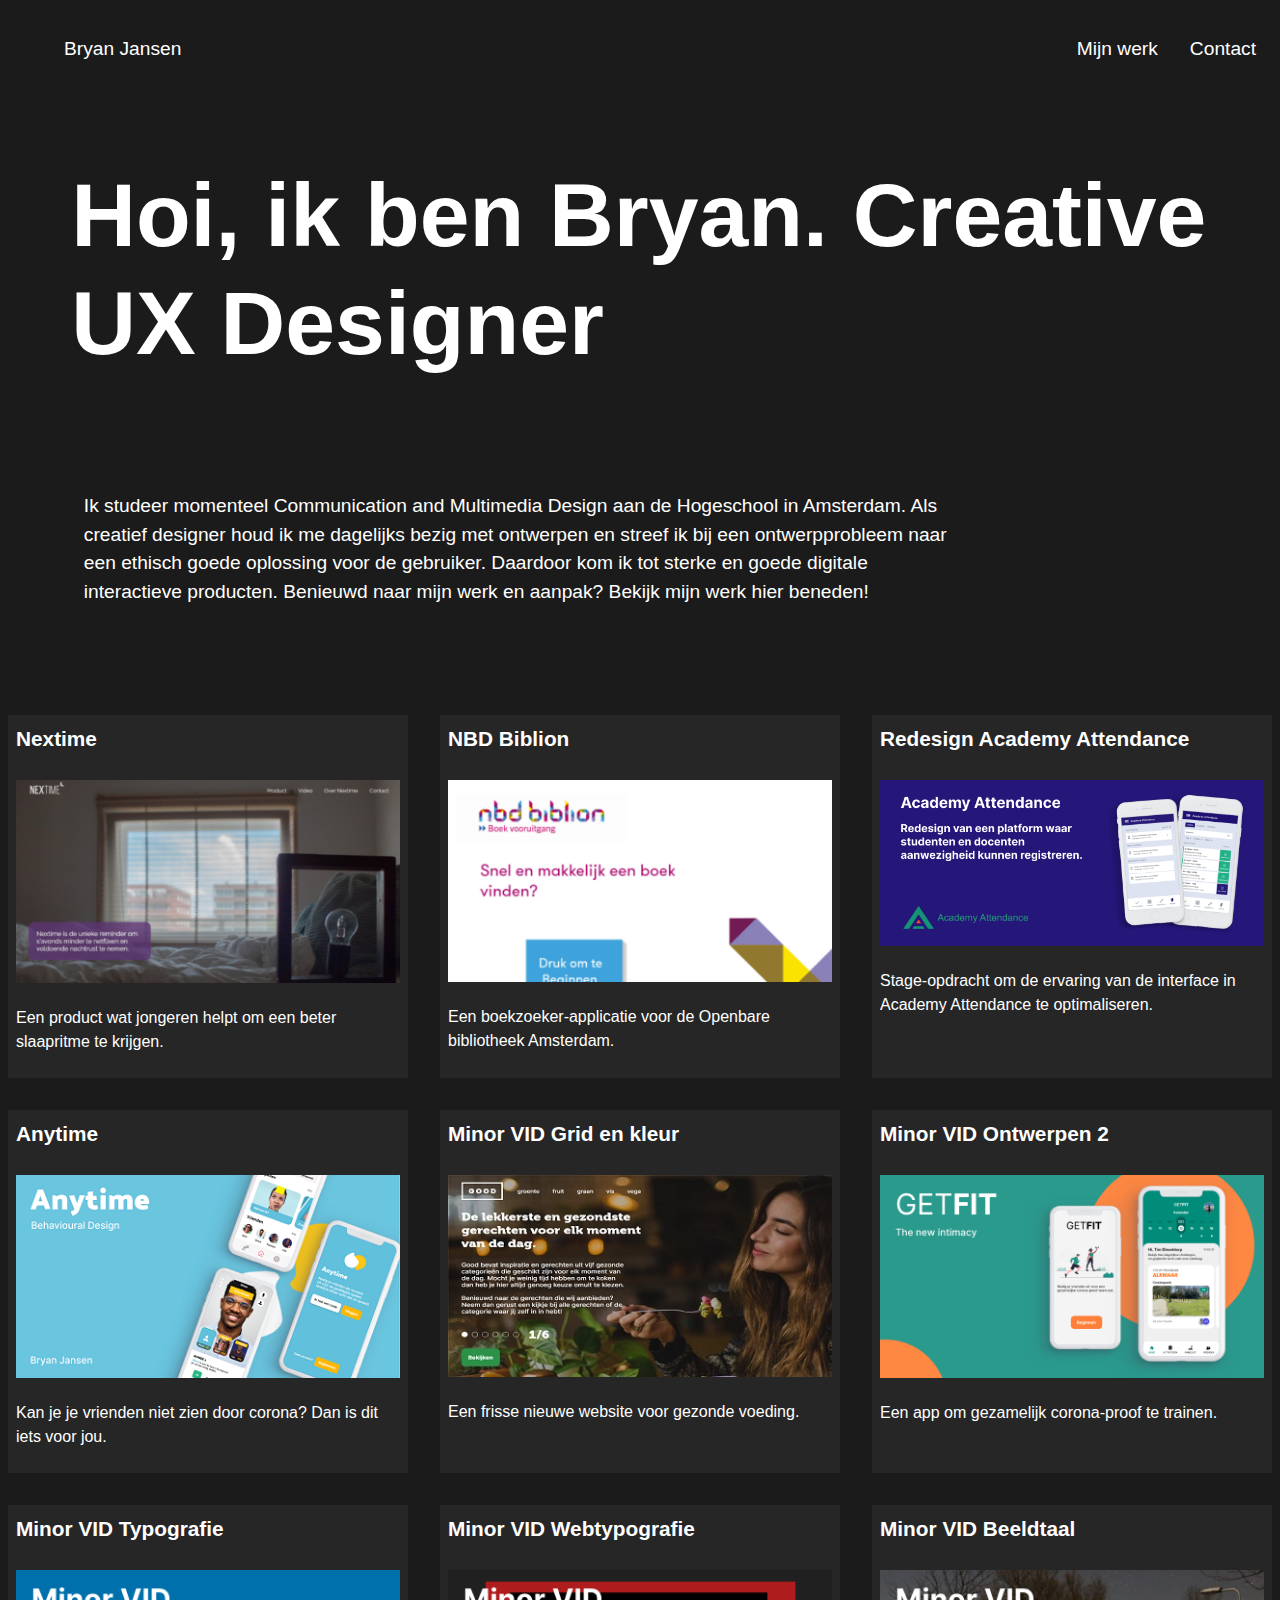
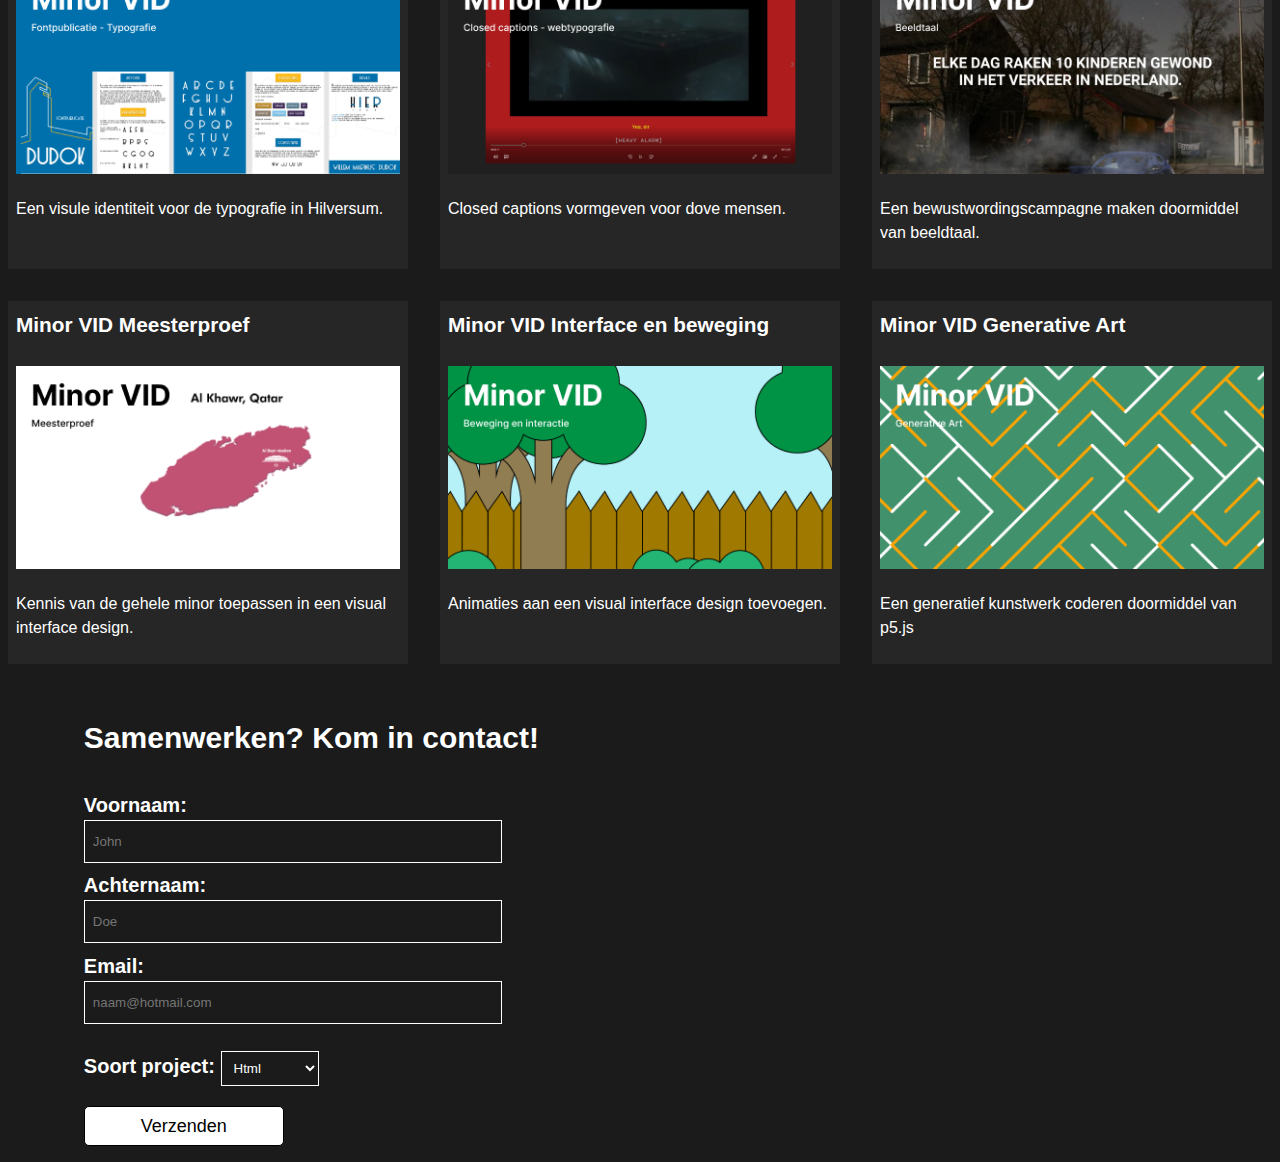
<file: index.html>
<!DOCTYPE html>
<html lang="en">

<head>
    <meta charset="UTF-8">
    <title>Portfolio Bryan Jansen</title>
    <link rel="stylesheet" type="text/css" href="css/styles.css">
    <meta name="viewport" content="width=device-width, initial-scale=1.0">
</head>


<body>
    <header>
        <nav>
            <ul>
                <li><a href="#">Bryan Jansen</a></li>
                <li><a href="#about">Mijn werk</a></li>
                <li><a href="#footer">Contact</a></li>
            </ul>
        </nav>
    </header>
    <!-- Een navigatie met daarna een main met de belangrijkste informatie over mij -->
    <main>
        <h1>Hoi, ik ben Bryan. Creative UX Designer</h1>
        <p id="about">
        Ik studeer momenteel Communication and Multimedia Design aan de Hogeschool in Amsterdam. Als creatief designer houd ik me dagelijks bezig met ontwerpen en streef ik bij een ontwerpprobleem naar een ethisch goede oplossing voor de gebruiker. Daardoor kom ik tot sterke en goede digitale interactieve producten. Benieuwd naar mijn werk en aanpak? Bekijk mijn werk hier beneden! 
        </p>
        <article>
            <h2>Nextime</h2>
            <a href="nextime.html">
                <img src="img/nextimetest3.png" alt="Een foto van de website">
            </a>
            <p>Een product wat jongeren helpt om een beter slaapritme te krijgen.</p>
        </article>
        <article>
            <h2>NBD Biblion</h2>
            <a href="vid.html">
                <img src="img/vidtest.png" alt="Een foto van een project">
            </a>
            <p>Een boekzoeker-applicatie voor de Openbare bibliotheek Amsterdam.</p>
        </article>
        <article>
            <h2>Redesign Academy Attendance</h2>
            <a href="hci.html">
                <img src="img/academy-attendance-banner.png" alt="Een foto van een project">
            </a>
            <p>Stage-opdracht om de ervaring van de interface in Academy Attendance te optimaliseren.</p>
        </article>
         <article>
            <h2>Anytime</h2>
            <a href="anytime.html">
                <img src="img/project4.png" alt="Een foto van Anytime met mockups">
            </a>
            <p>Kan je je vrienden niet zien door corona? Dan is dit iets voor jou.</p>
        </article>
         <article>
            <h2>Minor VID Grid en kleur</h2>
            <a href="good.html">
                <img src="img/website-good.jpg" alt="Een preview van de website">
            </a>
            <p>Een frisse nieuwe website voor gezonde voeding.</p>
        </article>
          <article>
            <h2>Minor VID Ontwerpen 2</h2>
            <a href="getfit.html">
                <img src="img/getfit.png" alt="Een preview van de website">
            </a>
            <p>Een app om gezamelijk corona-proof te trainen.</p>
        </article>
        <article>
            <h2>Minor VID Typografie</h2>
            <a href="typografie.html">
              <img src="img/banner-vid-typografie.png" alt="Een preview van de fontpublicatie">
            </a>
            <p>Een visule identiteit voor de typografie in Hilversum.</p>
        </article>
        <article>
            <h2>Minor VID Webtypografie</h2>
            <a href="webtypografie.html">
                <img src="img/banner-vid-webtypografie.png" alt="een preview van de video">
            </a>
            <p>Closed captions vormgeven voor dove mensen.</p>
        </article>
        <article>
            <h2>Minor VID Beeldtaal</h2>
            <a href="beeldtaal.html">
                <img src="img/banner-vid-beeldtaal.png" alt="een preview van de afbeelding">
            </a>
            <p>Een bewustwordingscampagne maken doormiddel van beeldtaal.</p>
        </article>
           <article>
            <h2>Minor VID Meesterproef</h2>
            <a href="meesterproef.html">
                <img src="img/banner-vid-meesterproef.png" alt="een preview van de afbeelding">
            </a>
            <p>Kennis van de gehele minor toepassen in een visual interface design.</p>
        </article>
         <article>
            <h2>Minor VID Interface en beweging</h2>
            <a href="interfacebeweging.html">
                <img src="img/banner-vid-beweginginteractie.png" alt="een preview van de animatie">
            </a>
            <p>Animaties aan een visual interface design toevoegen.</p>
        </article>
         <article>
            <h2>Minor VID Generative Art</h2>
            <a href="generative-art.html">
                <img src="img/banner-vid-generativeart.png" alt="een preview van het kunstwerk">
            </a>
            <p>Een generatief kunstwerk coderen doormiddel van p5.js</p>
        </article>
    </main>
    <footer id="footer">
       <!-- Een footer met contact invoervelden om contact te zoeken -->
        <p>Samenwerken? Kom in contact!</p>
        <form>
            <label>
                <span>Voornaam:</span>
                <input type="text" name="voornaam" placeholder="John">
            </label>
            <label>
                <span>
                    Achternaam:
                </span>
                <input type="text" name="achternaam" placeholder="Doe">
            </label>
            <label>
                <span> Email:</span>
                <input type="email" name="mailadres" placeholder="naam@hotmail.com">
            </label>
            <label>
                <span>Soort project:</span>
                <select>
                    <option>Html</option>
                    <option>Css</option>
                    <option>Javascript</option>
                </select>
            </label>
            <label>
                <input type="button" id="button" value="Verzenden">
            </label>
        </form>
    </footer>

</body>

</html>
</file>
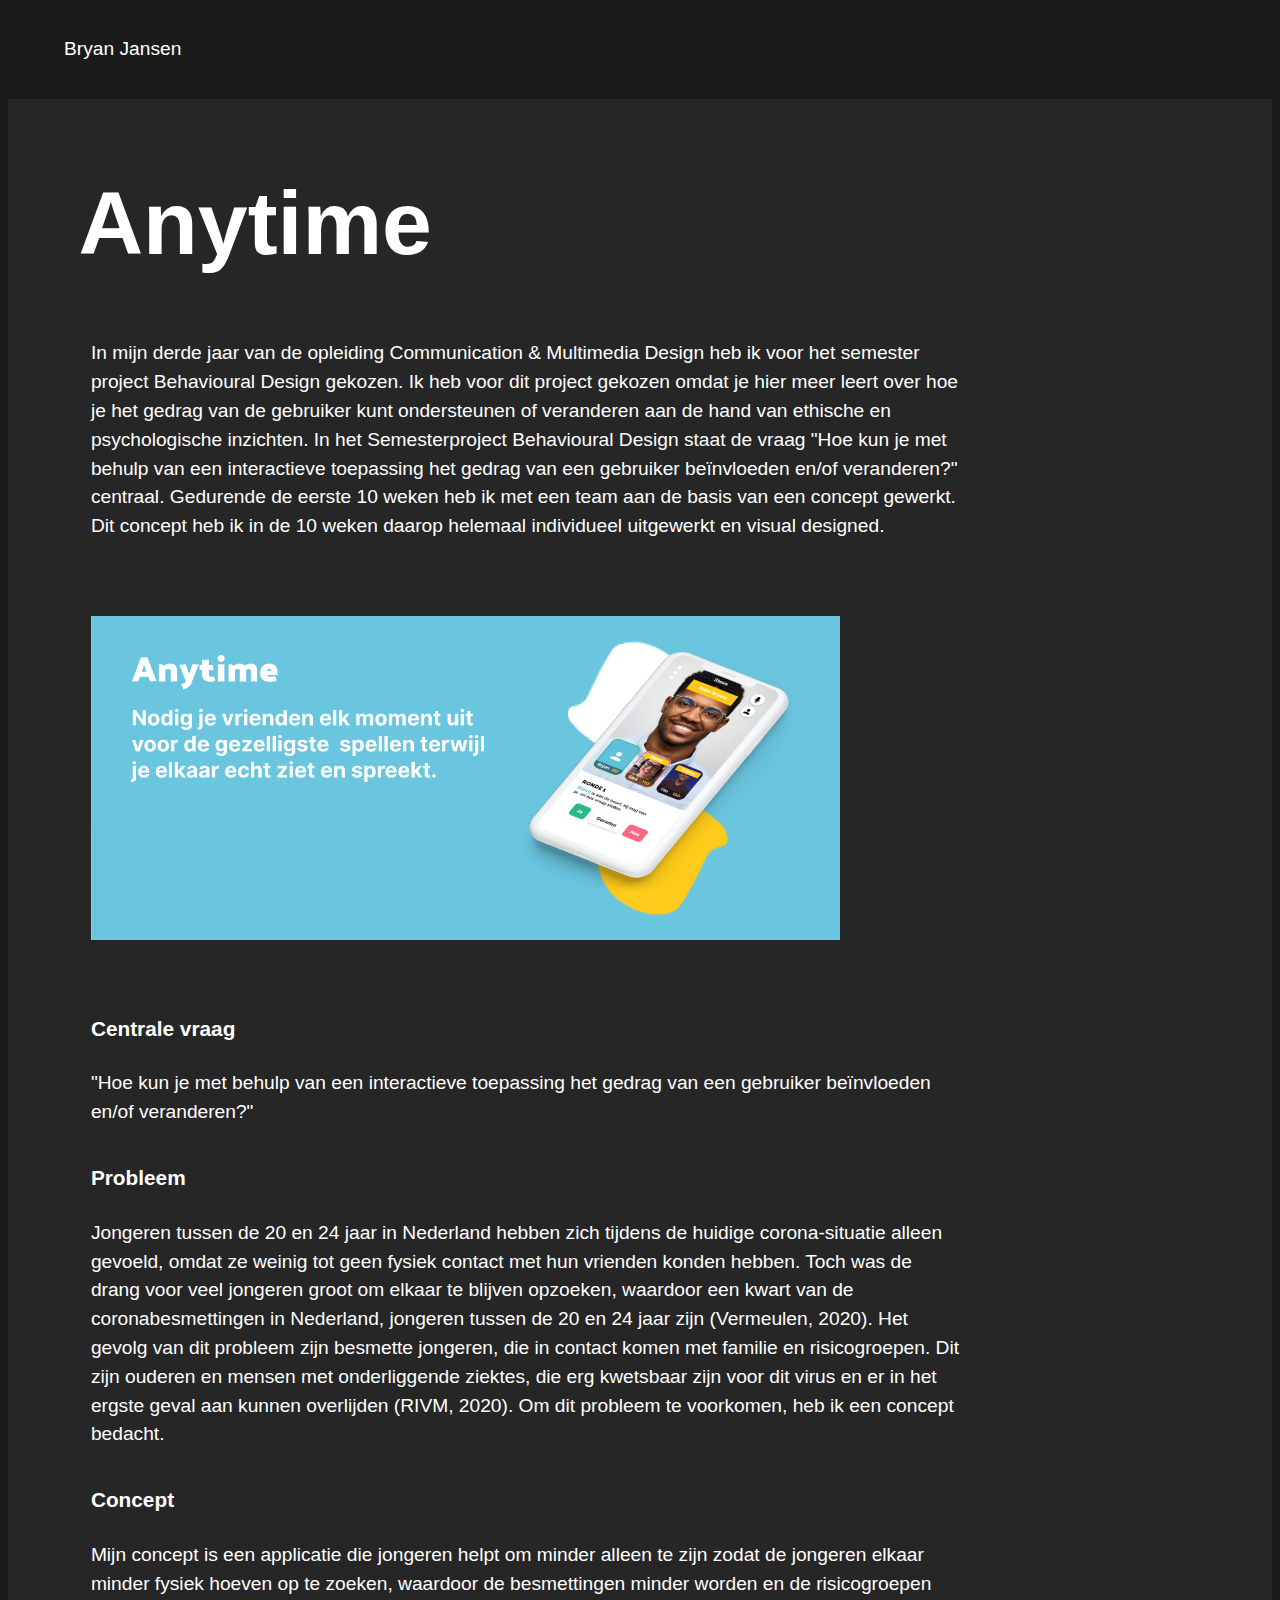
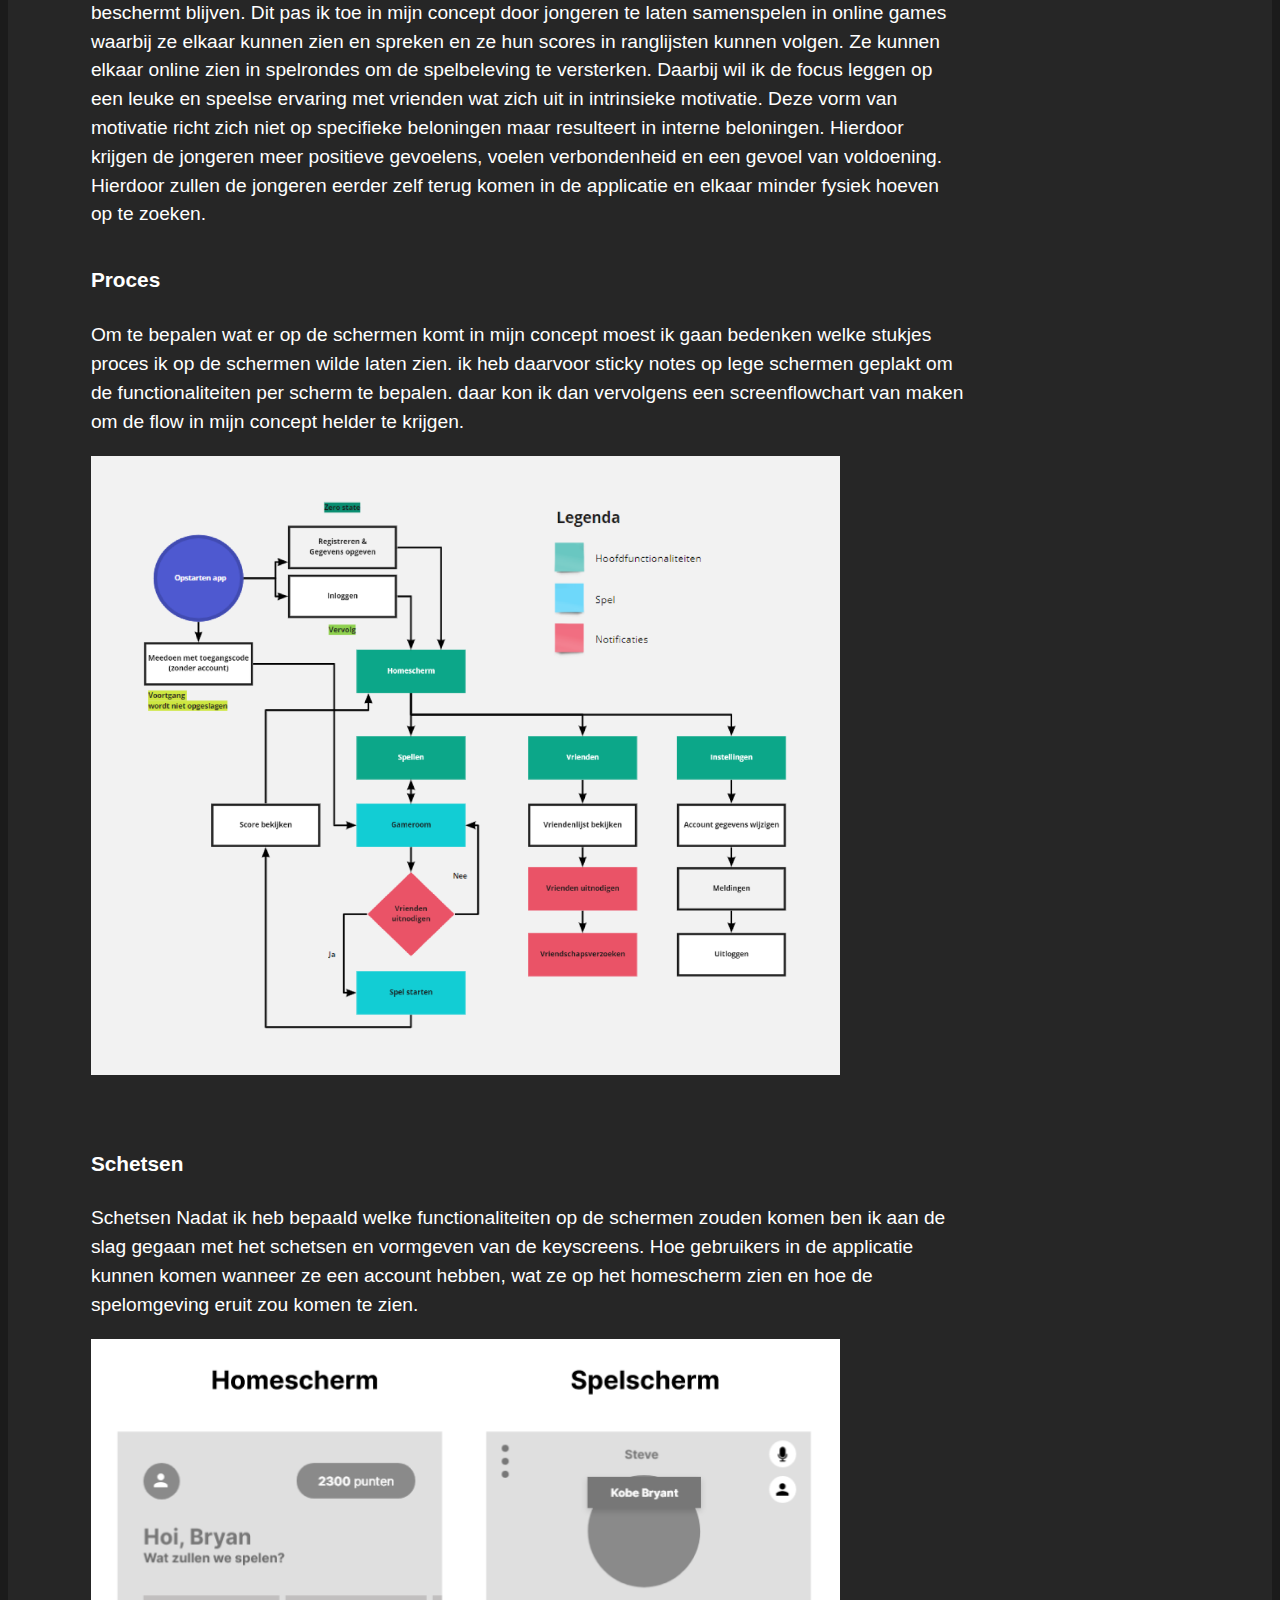
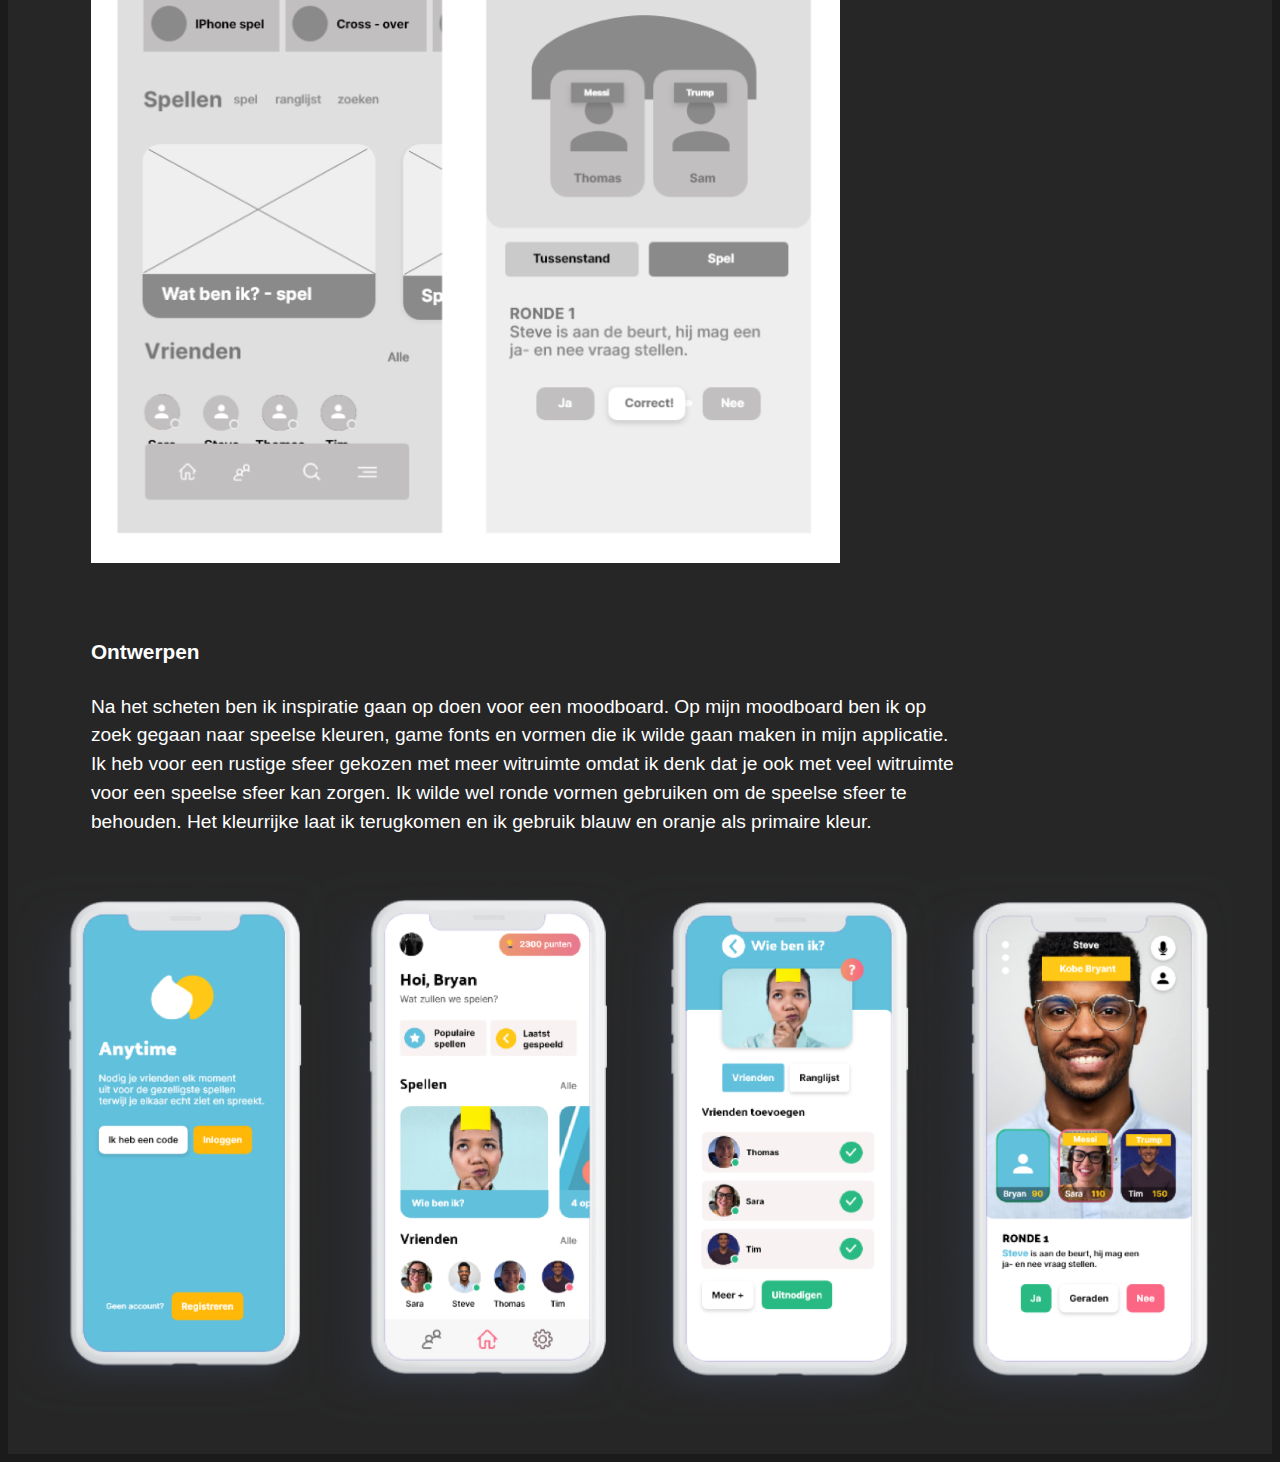
<file: anytime.html>
<!DOCTYPE html>
<html lang="en">

<head>
    <meta charset="UTF-8">
    <meta name="viewport" content="width=device-width, initial-scale=1.0">
    <link rel="stylesheet" type="text/css" href="css/styles.css">
    <title>Anytime</title>
</head>

<body>
    <header>
        <nav>
            <ul>
                <li><a href="index.html">Bryan Jansen</a></li>
            </ul>
        </nav>
    </header>

    <article>
        <h1>Anytime</h1>
        <p id="about">In mijn derde jaar van de opleiding Communication &amp; Multimedia Design heb ik voor het semester project Behavioural Design gekozen. Ik heb voor dit project gekozen omdat je hier meer leert over hoe je het gedrag van de gebruiker kunt ondersteunen of veranderen aan de hand van ethische en psychologische inzichten.  In het Semesterproject Behavioural Design staat de vraag "Hoe kun je met behulp van een interactieve toepassing het gedrag van een gebruiker beïnvloeden en/of veranderen?" centraal. Gedurende de eerste 10 weken heb ik met een team aan de basis van een concept gewerkt. Dit concept heb ik in de 10 weken daarop helemaal individueel uitgewerkt en visual designed.</p>
        <img src="img/anytime.png" class="anytime">
    </article>
    <article>
        <h2 id="beschrijving">Centrale vraag</h2>
            <p id="werking">"Hoe kun je met behulp van een interactieve toepassing het gedrag van een gebruiker beïnvloeden en/of veranderen?"</p>
    </article>
     <article>
        <h2 id="beschrijving">Probleem</h2>
            <p id="werking">
                Jongeren tussen de 20 en 24 jaar in Nederland hebben zich tijdens de huidige corona-situatie alleen gevoeld, omdat ze weinig tot geen fysiek contact met hun vrienden konden hebben. Toch was de drang voor veel jongeren groot om elkaar te blijven opzoeken, waardoor een kwart van de coronabesmettingen in Nederland, jongeren tussen de 20 en 24 jaar zijn (Vermeulen, 2020). Het gevolg van dit probleem zijn besmette jongeren, die in contact komen met familie en risicogroepen. Dit zijn ouderen en mensen met onderliggende ziektes, die erg kwetsbaar zijn voor dit virus en er in het ergste geval aan kunnen overlijden (RIVM, 2020). Om dit probleem te voorkomen, heb ik een concept bedacht.</p>
    </article>
    <article>
      <h2 id="beschrijving">Concept</h2>
            <p id="werking">
                Mijn concept is een applicatie die jongeren helpt om minder alleen te zijn zodat de jongeren elkaar minder fysiek hoeven  op te zoeken, waardoor de besmettingen minder worden en de risicogroepen beschermt blijven. Dit pas ik toe in mijn concept door jongeren te laten samenspelen in online games waarbij ze elkaar kunnen zien en spreken en ze hun scores in ranglijsten kunnen volgen. Ze kunnen elkaar online zien in spelrondes om de spelbeleving te versterken. Daarbij wil ik de focus leggen op een leuke en speelse ervaring met vrienden wat zich uit in intrinsieke motivatie. Deze vorm van motivatie richt zich niet op specifieke beloningen maar resulteert in interne beloningen. Hierdoor krijgen de jongeren meer positieve gevoelens, voelen verbondenheid en een gevoel van voldoening. Hierdoor zullen de jongeren eerder zelf terug  komen in de applicatie en elkaar minder fysiek hoeven op te zoeken.
            </p>
    </article>
    <article>
      <h2 id="beschrijving">Proces</h2>
            <p id="werking">
                Om te bepalen wat er op de schermen komt in mijn concept moest ik gaan bedenken welke stukjes proces ik op de schermen wilde laten zien.
                ik heb daarvoor sticky notes op lege schermen geplakt om de functionaliteiten per scherm te bepalen. daar kon ik dan vervolgens een 
                screenflowchart van maken om de flow in mijn concept helder te krijgen.
            </p>
            <img src="img/flowchart.png" class="anytime">
    </article>
    
     <article>
       <h2 id="beschrijving">Schetsen</h2>
            <p id="werking">
            Schetsen
            Nadat ik heb bepaald welke functionaliteiten op de schermen zouden komen ben ik aan
            de slag gegaan met het schetsen en vormgeven van de keyscreens. Hoe gebruikers in de applicatie kunnen komen wanneer ze een account hebben, wat ze op het homescherm zien en hoe de spelomgeving eruit zou komen te zien. 
            </p>
            <img src="img/schetsenanytime.png" class="anytime">
    </article>
    
        <article>
       <h2 id="beschrijving">Ontwerpen</h2>
            <p id="werking">
            Na het scheten ben ik inspiratie gaan op doen voor een moodboard. Op mijn moodboard ben ik op zoek gegaan naar speelse kleuren, game fonts en vormen die ik wilde gaan maken in mijn applicatie. Ik heb voor een rustige sfeer gekozen met meer witruimte omdat ik denk dat je ook met veel witruimte voor een 
            speelse sfeer kan zorgen. Ik wilde wel ronde vormen gebruiken om de speelse sfeer te behouden. Het kleurrijke laat ik terugkomen en ik gebruik blauw en oranje als primaire kleur.
            </p>
            <img src="img/schermen-Anytime.png" alt="Voorbeeldschermen Anytime">
         
    </article>
    
</body>

</html>
</file>
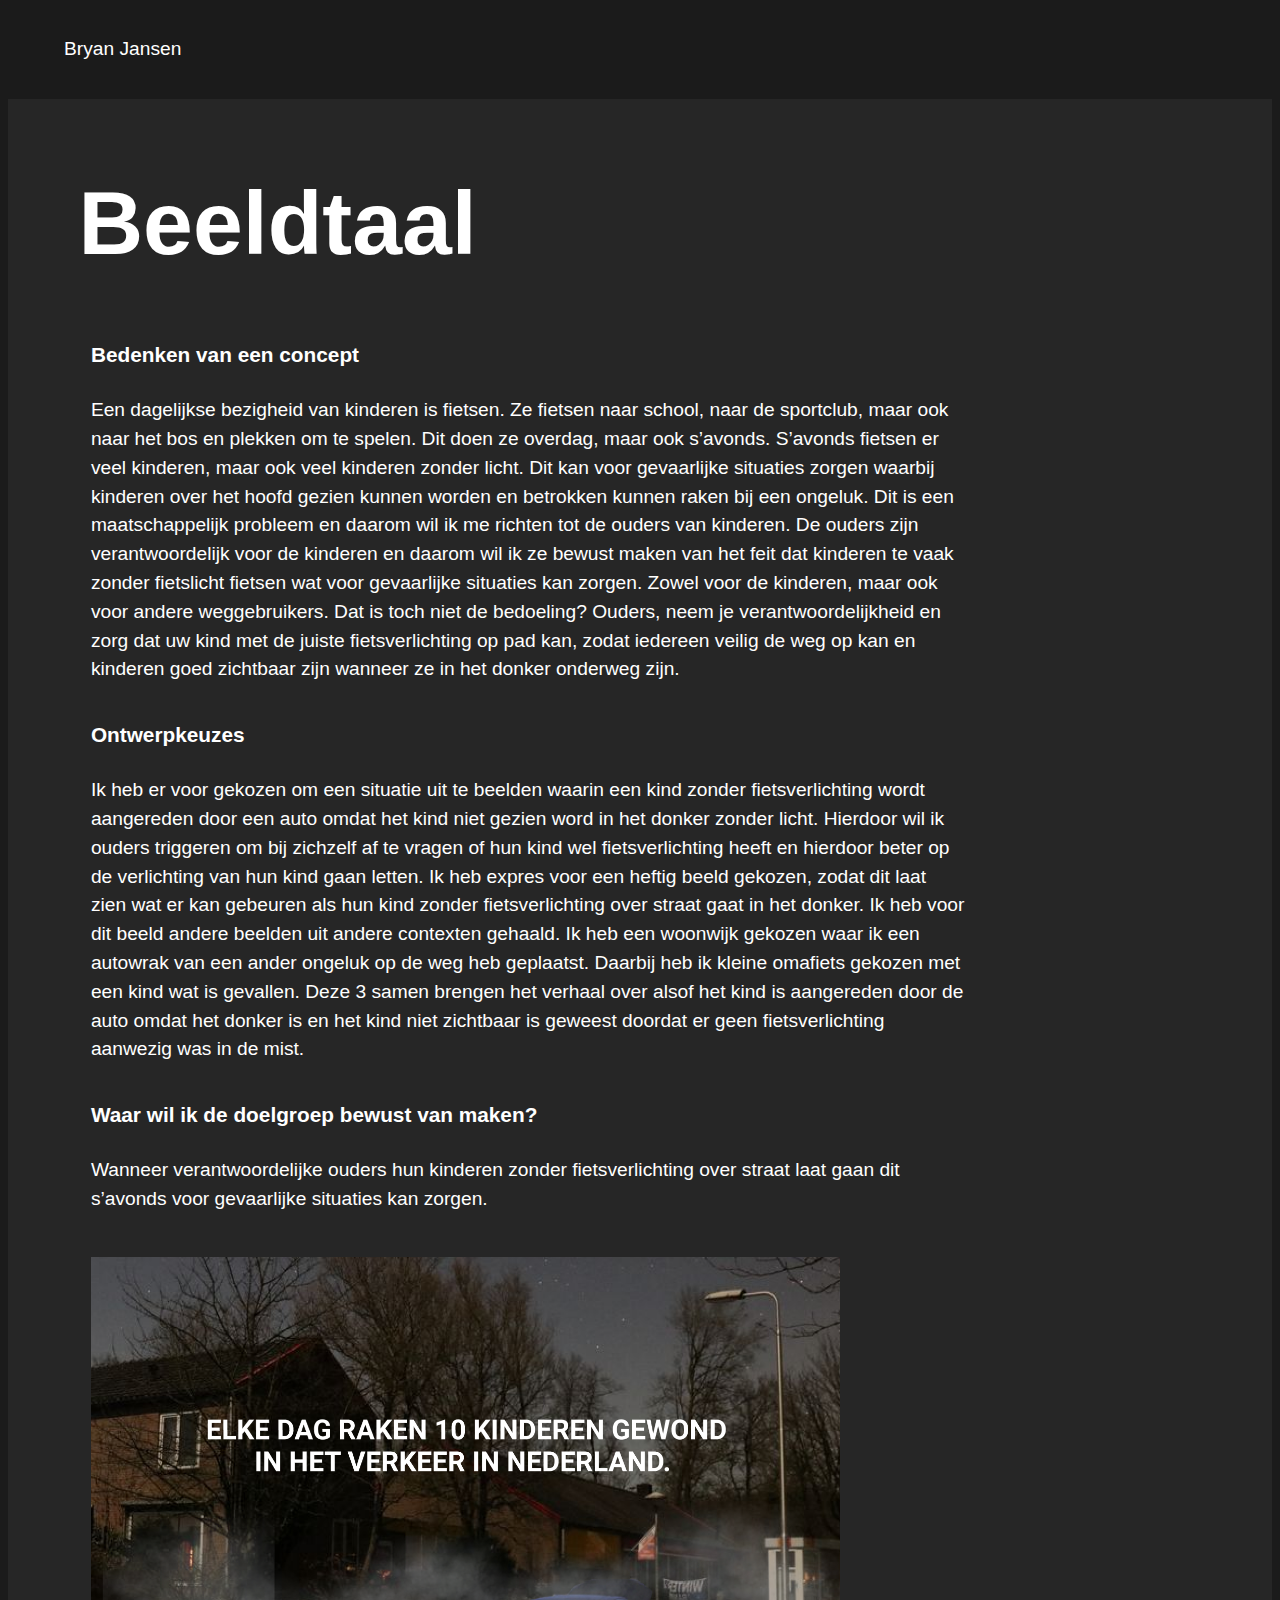
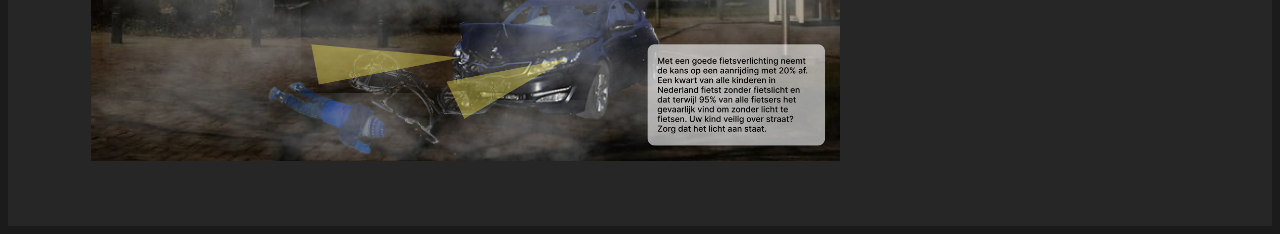
<file: beeldtaal.html>
<!DOCTYPE html>
<html lang="en">

<head>
    <meta charset="UTF-8">
    <meta name="viewport" content="width=device-width, initial-scale=1.0">
    <link rel="stylesheet" type="text/css" href="css/styles.css">
    <title>Beeldtaal</title>
</head>

<body>
    <header>
        <nav>
            <ul>
                <li><a href="index.html">Bryan Jansen</a></li>
            </ul>
        </nav>
    </header>
      <article>
          <h1>Beeldtaal</h1>
         <h2 id="beschrijving">Bedenken van een concept</h2>
        <p id="werking">
        Een dagelijkse bezigheid van kinderen is fietsen. Ze fietsen naar school, naar de sportclub, 
        maar ook naar het bos en plekken om te spelen. Dit doen ze overdag, maar ook s’avonds.  
        S’avonds fietsen er veel kinderen, maar ook veel kinderen zonder licht. Dit kan voor gevaarlijke situaties zorgen waarbij kinderen over het hoofd gezien kunnen worden en betrokken kunnen raken bij een ongeluk. Dit is een maatschappelijk probleem en daarom wil ik me richten tot de ouders van kinderen. 
        De ouders zijn verantwoordelijk voor de kinderen en daarom wil ik ze bewust maken van het feit dat 
        kinderen te vaak zonder fietslicht fietsen wat voor gevaarlijke situaties kan zorgen. Zowel voor de kinderen, maar ook voor andere weggebruikers. Dat is toch niet de bedoeling? Ouders, neem je verantwoordelijkheid en zorg dat uw kind met de juiste fietsverlichting op pad kan, zodat iedereen veilig de weg op kan en kinderen goed zichtbaar zijn wanneer ze in het donker onderweg zijn.
    </p>
    </article>
    
    <article>
         <h2 id="beschrijving">Ontwerpkeuzes</h2>
        <p id="werking">Ik heb er voor gekozen om een situatie uit te beelden waarin een kind zonder fietsverlichting wordt aangereden door een auto omdat het kind niet gezien word in het donker zonder licht. Hierdoor wil ik ouders triggeren om bij zichzelf af te vragen of hun kind wel fietsverlichting heeft en hierdoor beter op de verlichting van hun kind gaan letten. Ik heb expres voor een heftig beeld gekozen, zodat dit laat zien wat er kan gebeuren als hun kind zonder fietsverlichting over straat gaat in het donker.

        Ik heb voor dit beeld andere beelden uit andere contexten gehaald. Ik heb een woonwijk gekozen waar ik een autowrak van een ander ongeluk op de weg heb geplaatst. Daarbij heb ik kleine omafiets gekozen met een kind wat is gevallen. Deze 3 samen brengen het verhaal over alsof het kind is aangereden door de auto omdat het donker is en het kind niet zichtbaar is geweest doordat er geen fietsverlichting aanwezig was in de mist.
        </p>
    </article>
       
        <article>
         <h2 id="beschrijving">Waar wil ik de doelgroep bewust van maken?</h2>
        <p id="werking">Wanneer verantwoordelijke ouders hun kinderen zonder fietsverlichting over straat laat gaan dit s’avonds voor gevaarlijke situaties kan zorgen.
        </p>
        <br />
        <img src="img/beeldtaal-eindopdracht.png" class="anytime">
    </article>
    
</body>

</html>
</file>
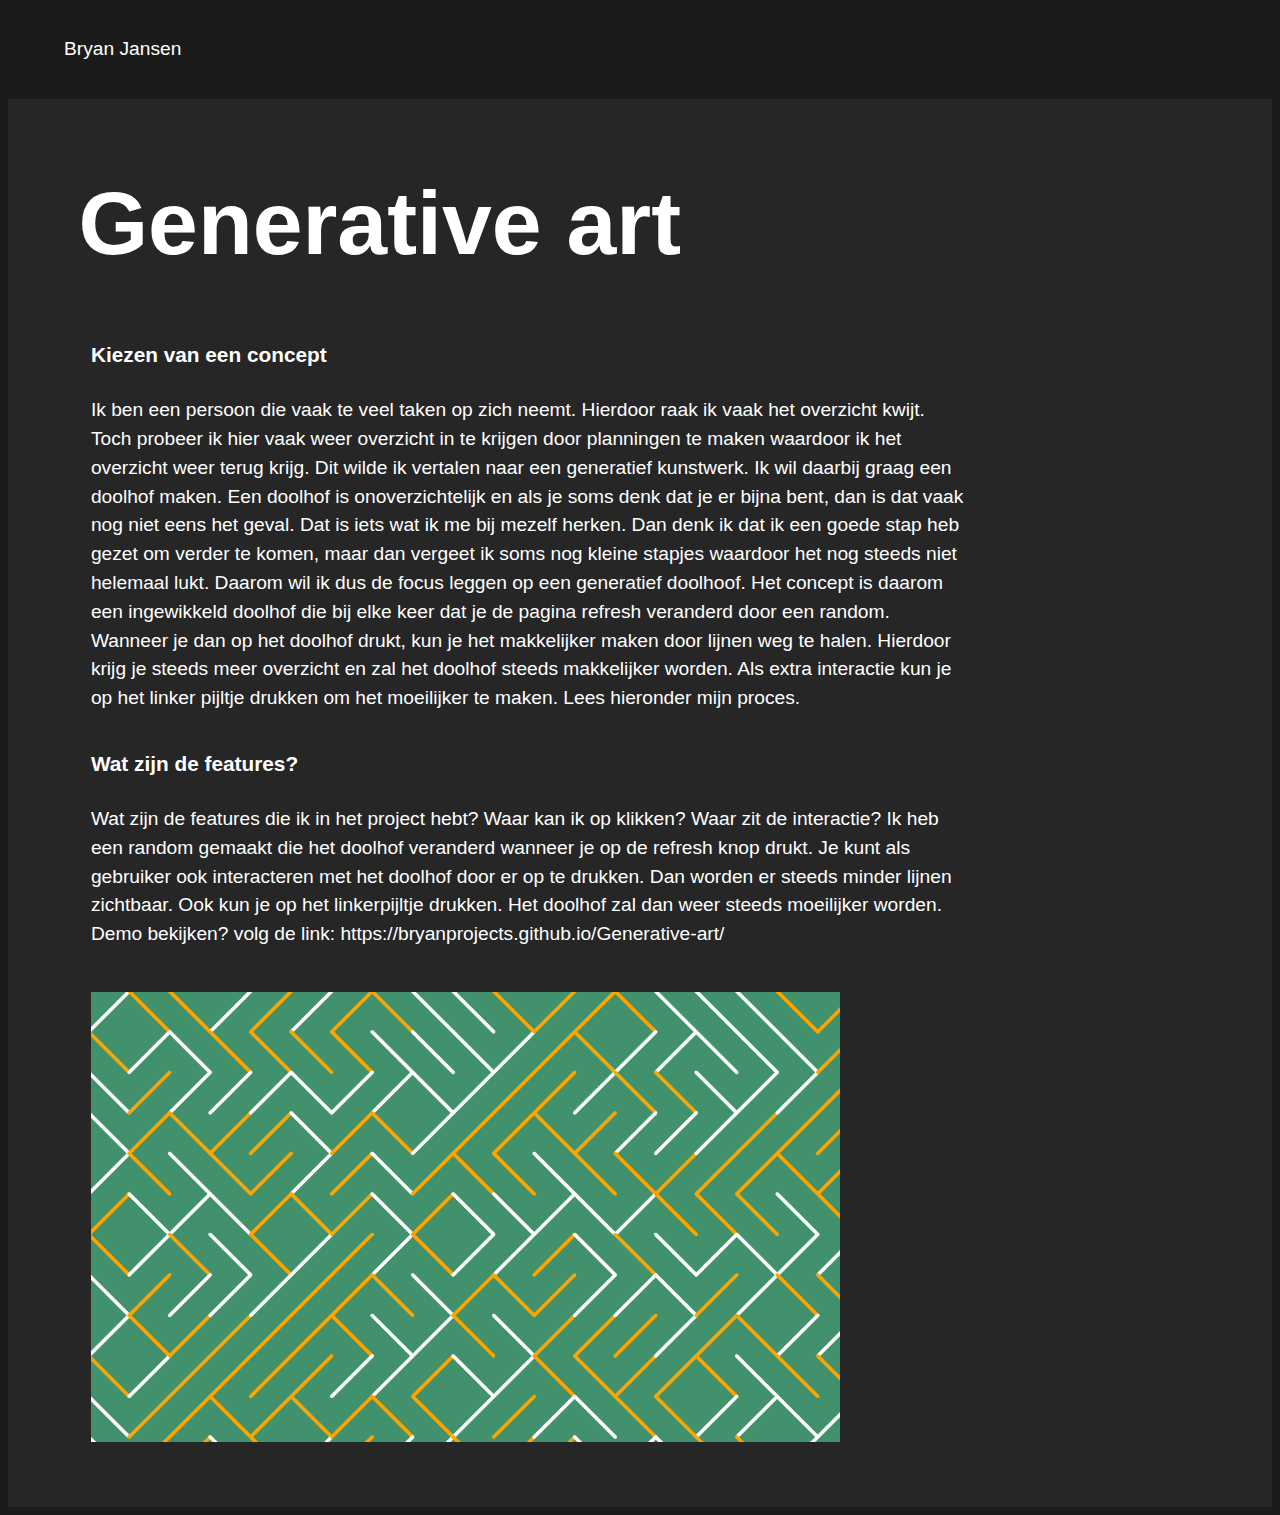
<file: generative-art.html>
<!DOCTYPE html>
<html lang="en">

<head>
    <meta charset="UTF-8">
    <meta name="viewport" content="width=device-width, initial-scale=1.0">
    <link rel="stylesheet" type="text/css" href="css/styles.css">
    <title>Generative art</title>
</head>

<body>
    <header>
        <nav>
            <ul>
                <li><a href="index.html">Bryan Jansen</a></li>
            </ul>
        </nav>
    </header>
      <article>
          <h1>Generative art</h1>
         <h2 id="beschrijving">Kiezen van een concept</h2>
        <p id="werking">
        Ik ben een persoon die vaak te veel taken op zich neemt. Hierdoor raak ik vaak het overzicht kwijt.
        Toch probeer ik hier vaak weer overzicht in te krijgen door planningen te maken waardoor ik het overzicht weer terug krijg. Dit wilde
        ik vertalen naar een generatief kunstwerk. Ik wil daarbij graag een doolhof maken. Een doolhof is onoverzichtelijk en als je 
        soms denk dat je er bijna bent, dan is dat vaak nog niet eens het geval. Dat is iets wat ik me bij mezelf herken. Dan denk ik 
        dat ik een goede stap heb gezet om verder te komen, maar dan vergeet ik soms nog kleine stapjes waardoor het nog steeds niet helemaal 
        lukt. Daarom wil ik dus de focus leggen op een generatief doolhoof. Het concept is daarom een ingewikkeld doolhof die bij elke keer 
        dat je de pagina refresh veranderd door een random. Wanneer je dan op het doolhof drukt, kun je het makkelijker maken door lijnen 
        weg te halen. Hierdoor krijg je steeds meer overzicht en zal het doolhof steeds makkelijker worden. Als extra interactie kun je op het linker
        pijltje drukken om het moeilijker te maken. Lees hieronder mijn proces.
</p>
    </article>
        <article>
         <h2 id="beschrijving">Wat zijn de features?</h2>
        <p id="werking">
        Wat zijn de features die ik in het project hebt? Waar kan ik op klikken? Waar zit de interactie?
        Ik heb een random gemaakt die het doolhof veranderd wanneer je op de refresh knop drukt. Je kunt als gebruiker ook interacteren met het doolhof door er op te drukken. Dan worden er steeds minder lijnen zichtbaar. Ook kun je op het linkerpijltje drukken. Het doolhof zal dan weer steeds moeilijker worden.
        Demo bekijken? volg de link: https://bryanprojects.github.io/Generative-art/
        </p>
        <br />
        <img src="img/generative-art.png" class="anytime">
    </article>  
</body>

</html>
</file>
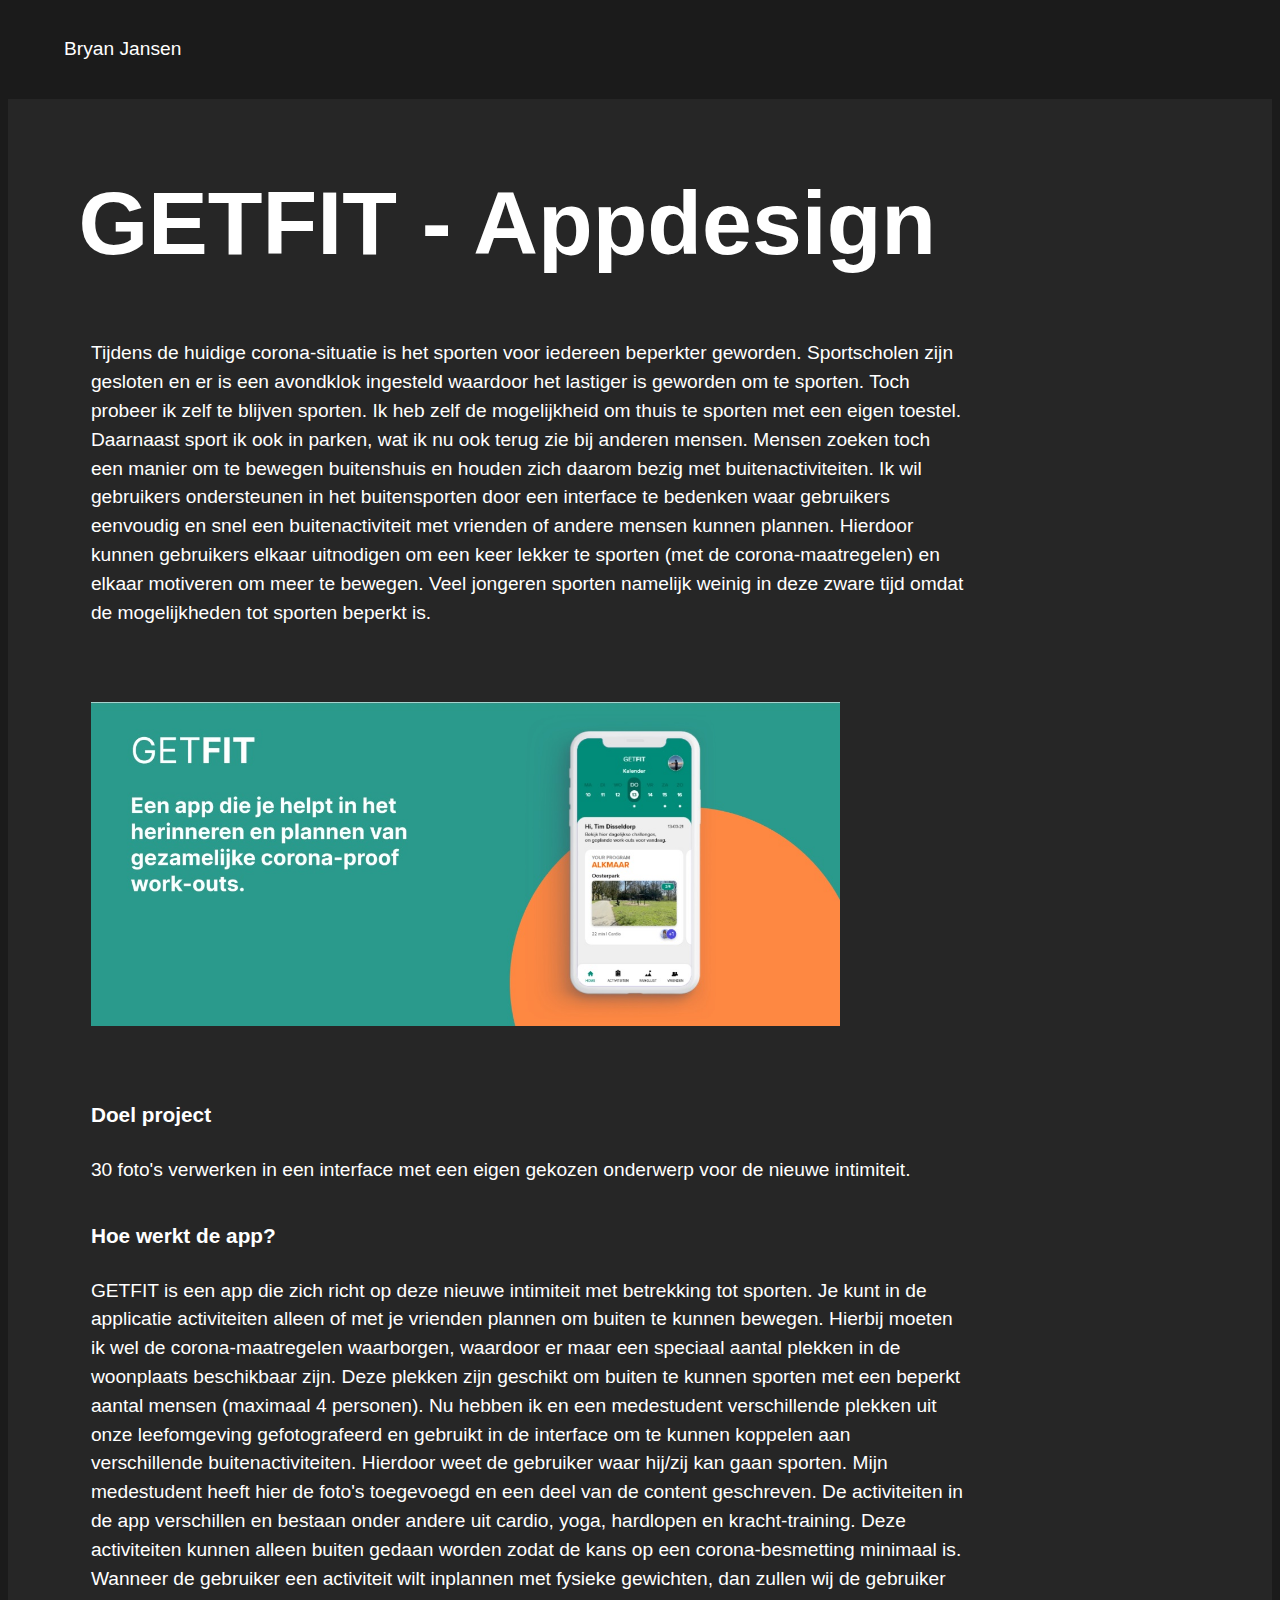
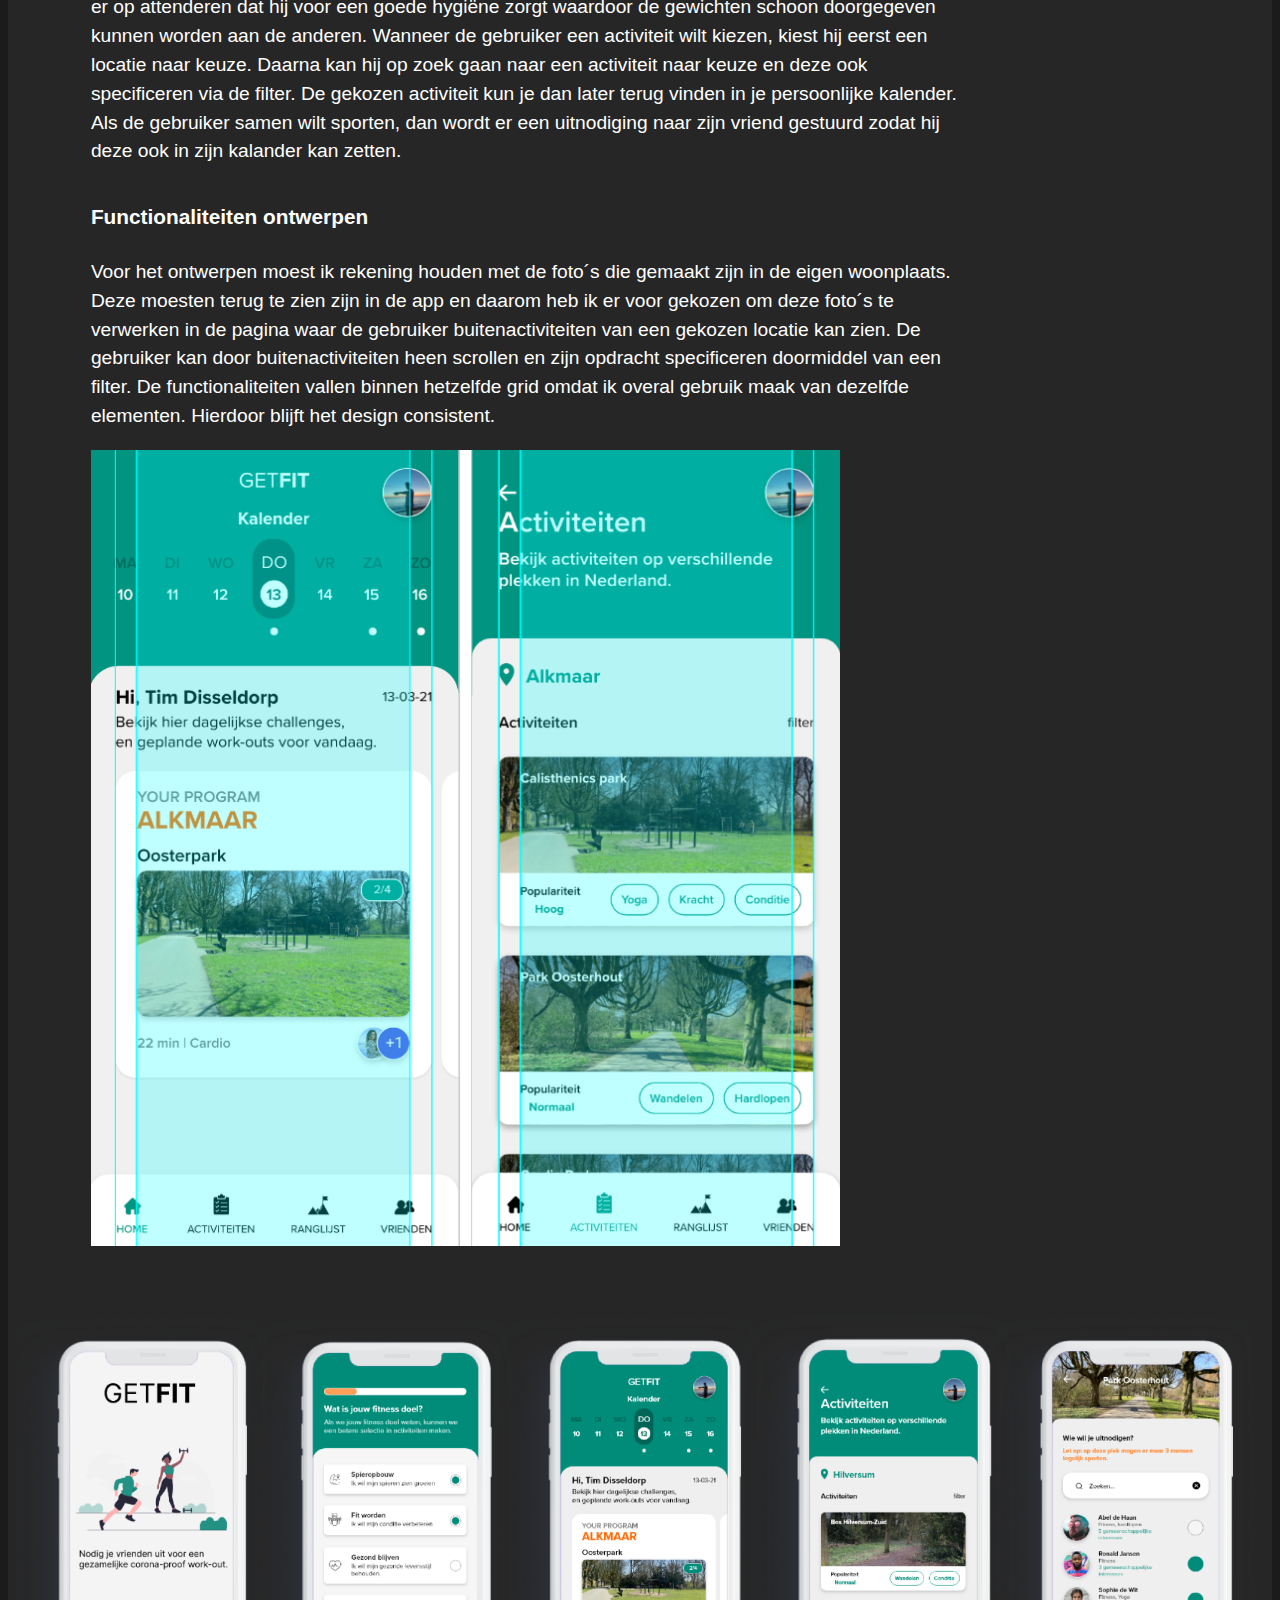
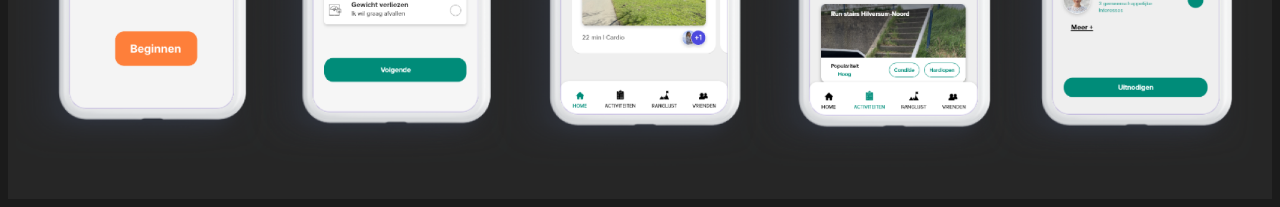
<file: getfit.html>
<!DOCTYPE html>
<html lang="en">

<head>
    <meta charset="UTF-8">
    <meta name="viewport" content="width=device-width, initial-scale=1.0">
    <link rel="stylesheet" type="text/css" href="css/styles.css">
    <title>Anytime</title>
</head>

<body>
    <header>
        <nav>
            <ul>
                <li><a href="index.html">Bryan Jansen</a></li>
            </ul>
        </nav>
    </header>

    <article>
        <h1>GETFIT - Appdesign</h1>
        <p id="about">
        Tijdens de huidige corona-situatie is het sporten voor iedereen beperkter geworden. Sportscholen zijn gesloten en er is een avondklok ingesteld waardoor het lastiger is geworden om te sporten. Toch probeer ik zelf te blijven sporten. Ik heb zelf de mogelijkheid om thuis te sporten met een eigen toestel. Daarnaast sport ik ook in parken, wat ik nu ook terug zie bij anderen mensen. Mensen zoeken toch een manier om te bewegen buitenshuis en houden zich daarom bezig met buitenactiviteiten. Ik wil gebruikers ondersteunen in het buitensporten door een interface te bedenken waar gebruikers eenvoudig en snel een buitenactiviteit met vrienden of andere mensen kunnen plannen. Hierdoor kunnen gebruikers elkaar uitnodigen om een keer lekker te sporten (met de corona-maatregelen) en elkaar motiveren om meer te bewegen. Veel jongeren sporten namelijk weinig in deze zware tijd omdat de mogelijkheden tot sporten beperkt is. 
    </p>
    <img src="img/banner-getfit.jpg" class="anytime">
    </article>
    <article>
        <h2 id="beschrijving">Doel project</h2>
            <p id="werking">30 foto's verwerken in een interface met een eigen gekozen onderwerp voor de nieuwe intimiteit.</p>
    </article>
     <article>
        <h2 id="beschrijving">Hoe werkt de app?</h2>
            <p id="werking">
                 GETFIT is een app die zich richt op deze nieuwe intimiteit met betrekking tot sporten. Je kunt in de applicatie activiteiten alleen of met je vrienden plannen om buiten te kunnen bewegen. Hierbij moeten ik wel de corona-maatregelen waarborgen, waardoor er maar een speciaal aantal plekken in de woonplaats beschikbaar zijn. Deze plekken zijn geschikt om buiten te kunnen sporten met een beperkt aantal mensen (maximaal 4 personen). Nu hebben ik en een medestudent verschillende plekken uit onze leefomgeving gefotografeerd en gebruikt in de interface om te kunnen koppelen aan verschillende buitenactiviteiten. Hierdoor weet de gebruiker waar hij/zij kan gaan sporten. Mijn medestudent heeft hier de foto's toegevoegd en een deel van de content geschreven. De activiteiten in de app verschillen en bestaan onder andere uit cardio, yoga, hardlopen en kracht-training. Deze activiteiten kunnen alleen buiten gedaan worden zodat de kans op een corona-besmetting minimaal is. Wanneer de gebruiker een activiteit wilt inplannen met fysieke gewichten, dan zullen wij de gebruiker er op attenderen dat hij voor een goede hygiëne zorgt waardoor de gewichten schoon doorgegeven kunnen worden aan de anderen. Wanneer de gebruiker een activiteit wilt kiezen, kiest hij eerst een locatie naar keuze. Daarna kan hij op zoek gaan naar een activiteit naar keuze en deze ook specificeren via de filter. De gekozen activiteit kun je dan later terug vinden in je persoonlijke kalender. Als de gebruiker samen wilt sporten, dan wordt er een uitnodiging naar zijn vriend gestuurd zodat hij deze ook in zijn kalander kan zetten.
    </p>
    </article>
       <article>
        <h2 id="beschrijving">Functionaliteiten ontwerpen</h2>
            <p id="werking">
             Voor het ontwerpen moest ik rekening houden met de foto´s die gemaakt zijn in de eigen woonplaats. Deze moesten terug te zien zijn in de app en daarom heb ik er voor gekozen om deze foto´s te verwerken in de pagina waar de gebruiker buitenactiviteiten van een gekozen locatie kan zien. De gebruiker kan door buitenactiviteiten heen scrollen en zijn opdracht specificeren doormiddel van een filter. De functionaliteiten vallen binnen hetzelfde grid omdat ik overal gebruik maak van dezelfde elementen. Hierdoor blijft het design consistent.
    </p>
            <img src="img/schermen-grid-getfit.png" alt="schermen van getfit met grid" class="anytime">
            <img src="img/schermen-getfit-mu.png" alt="verzameling schermen in mockup">
    </article>
    
    
    
</body>

</html>
</file>
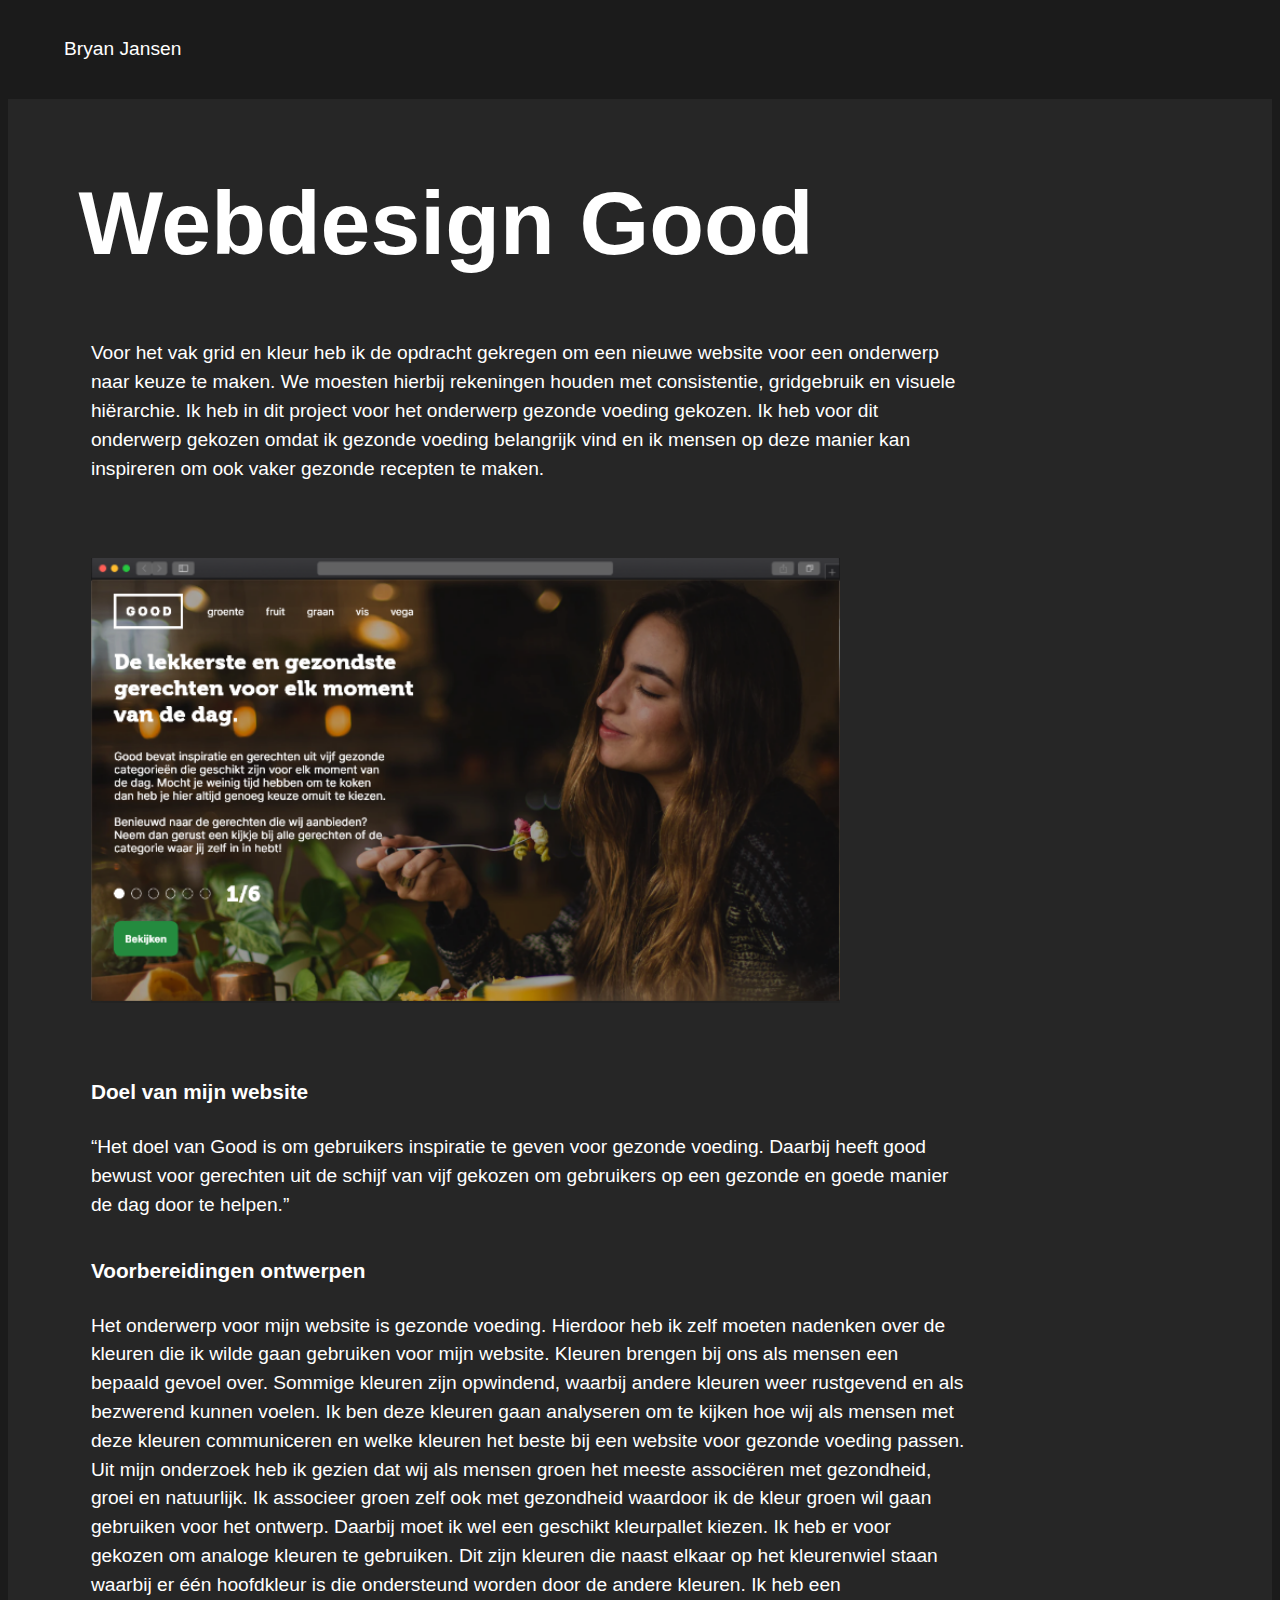
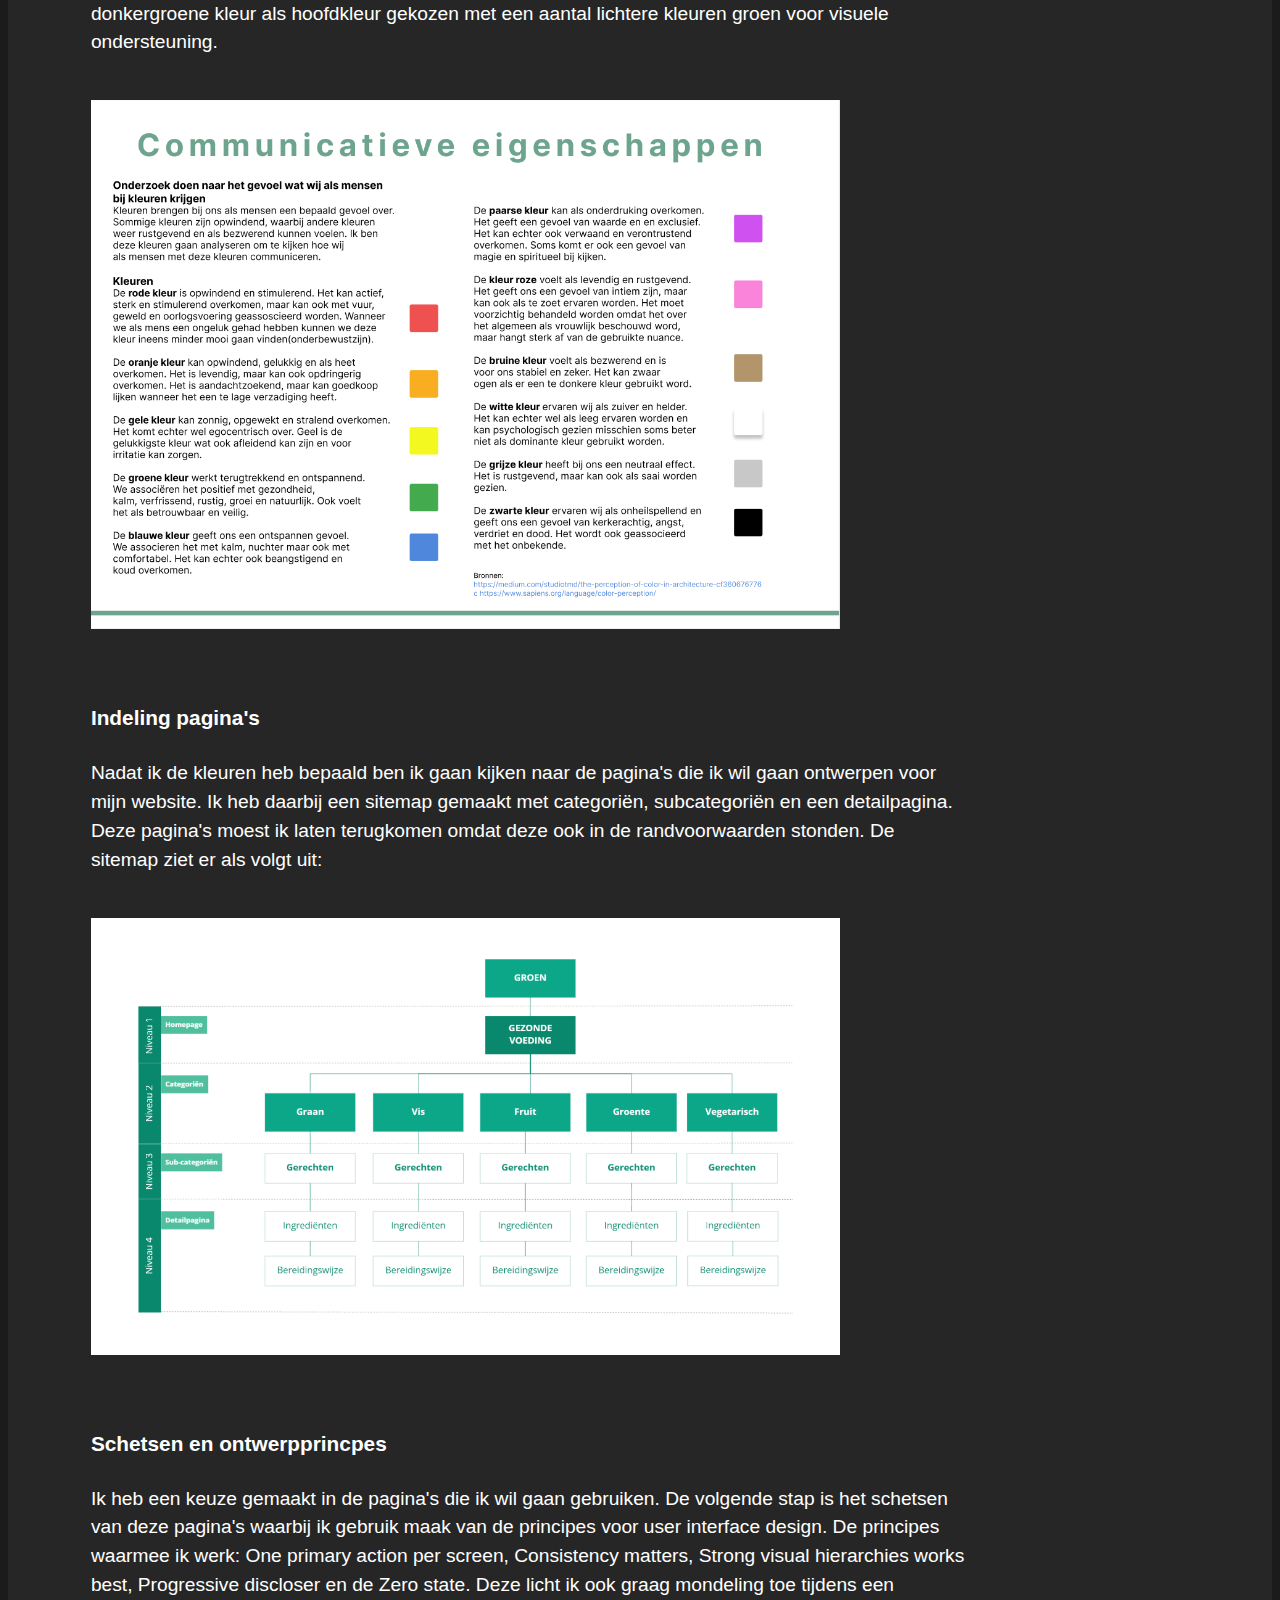
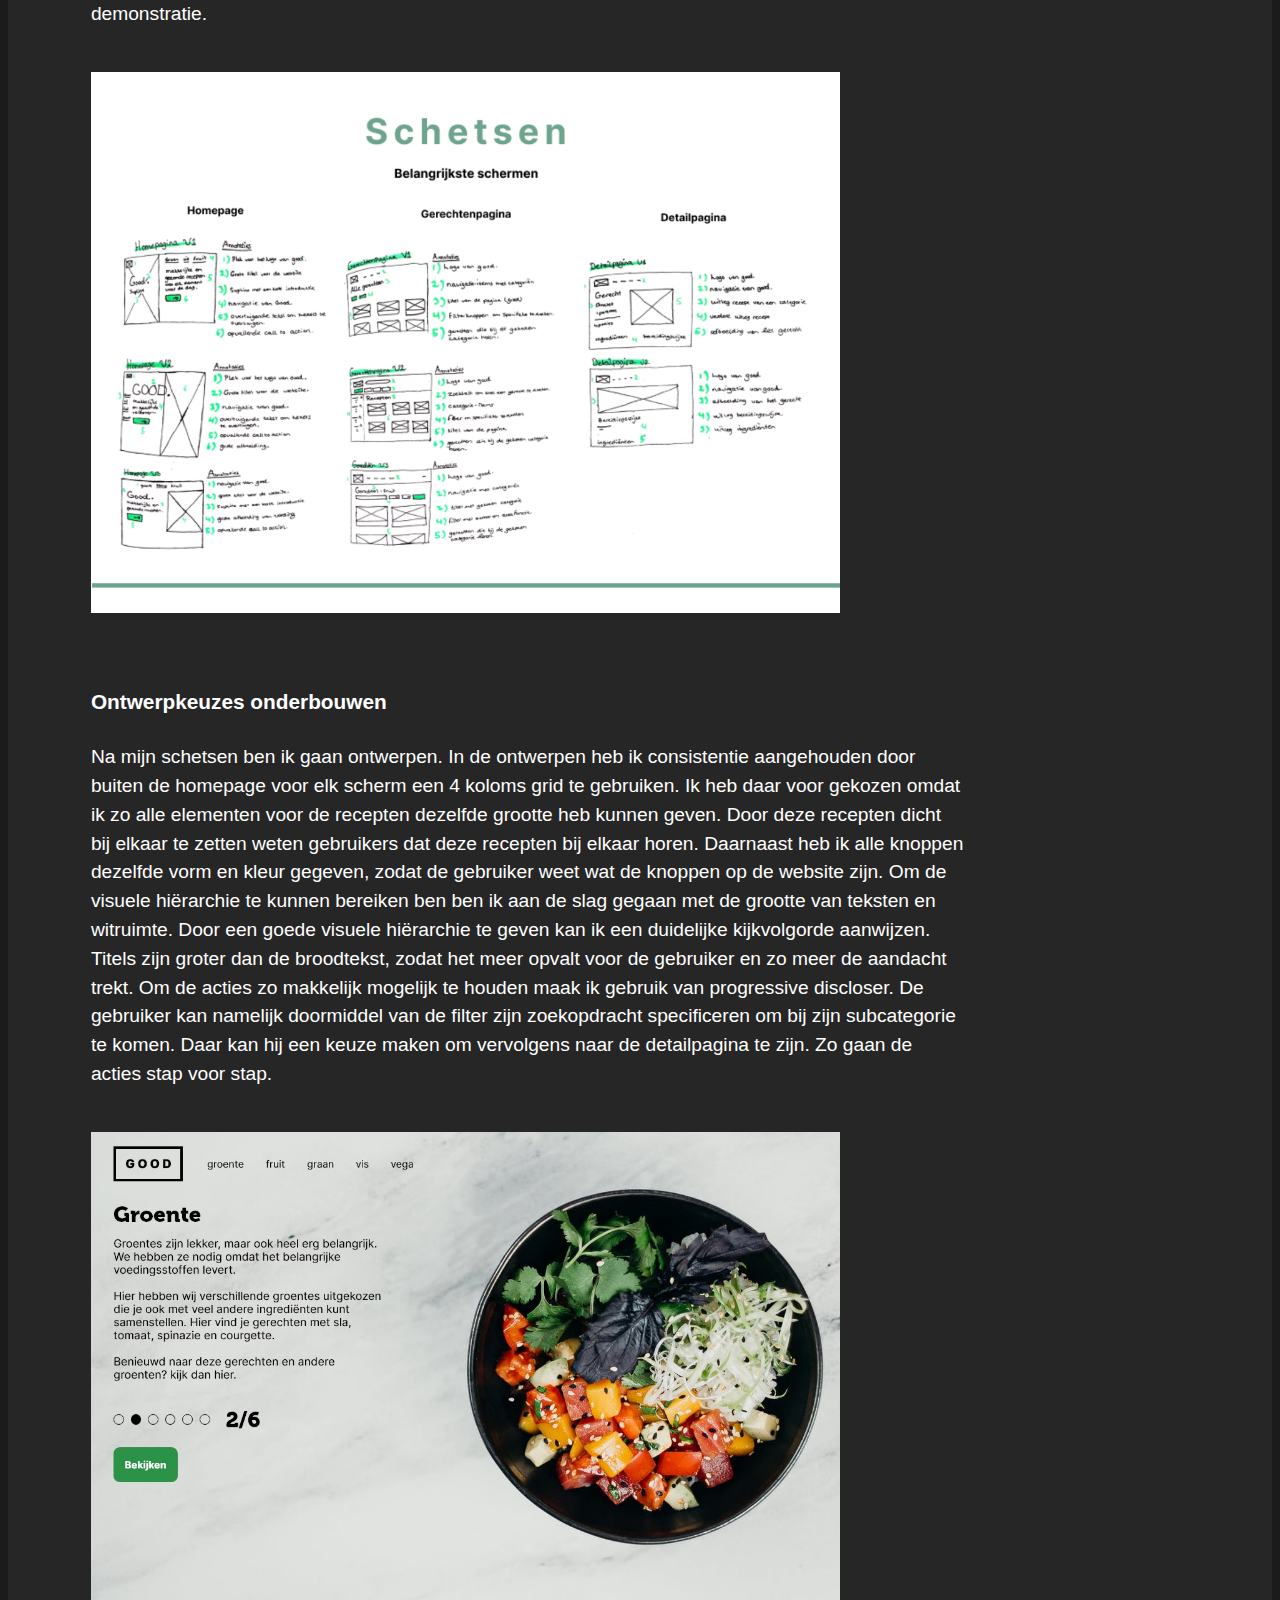
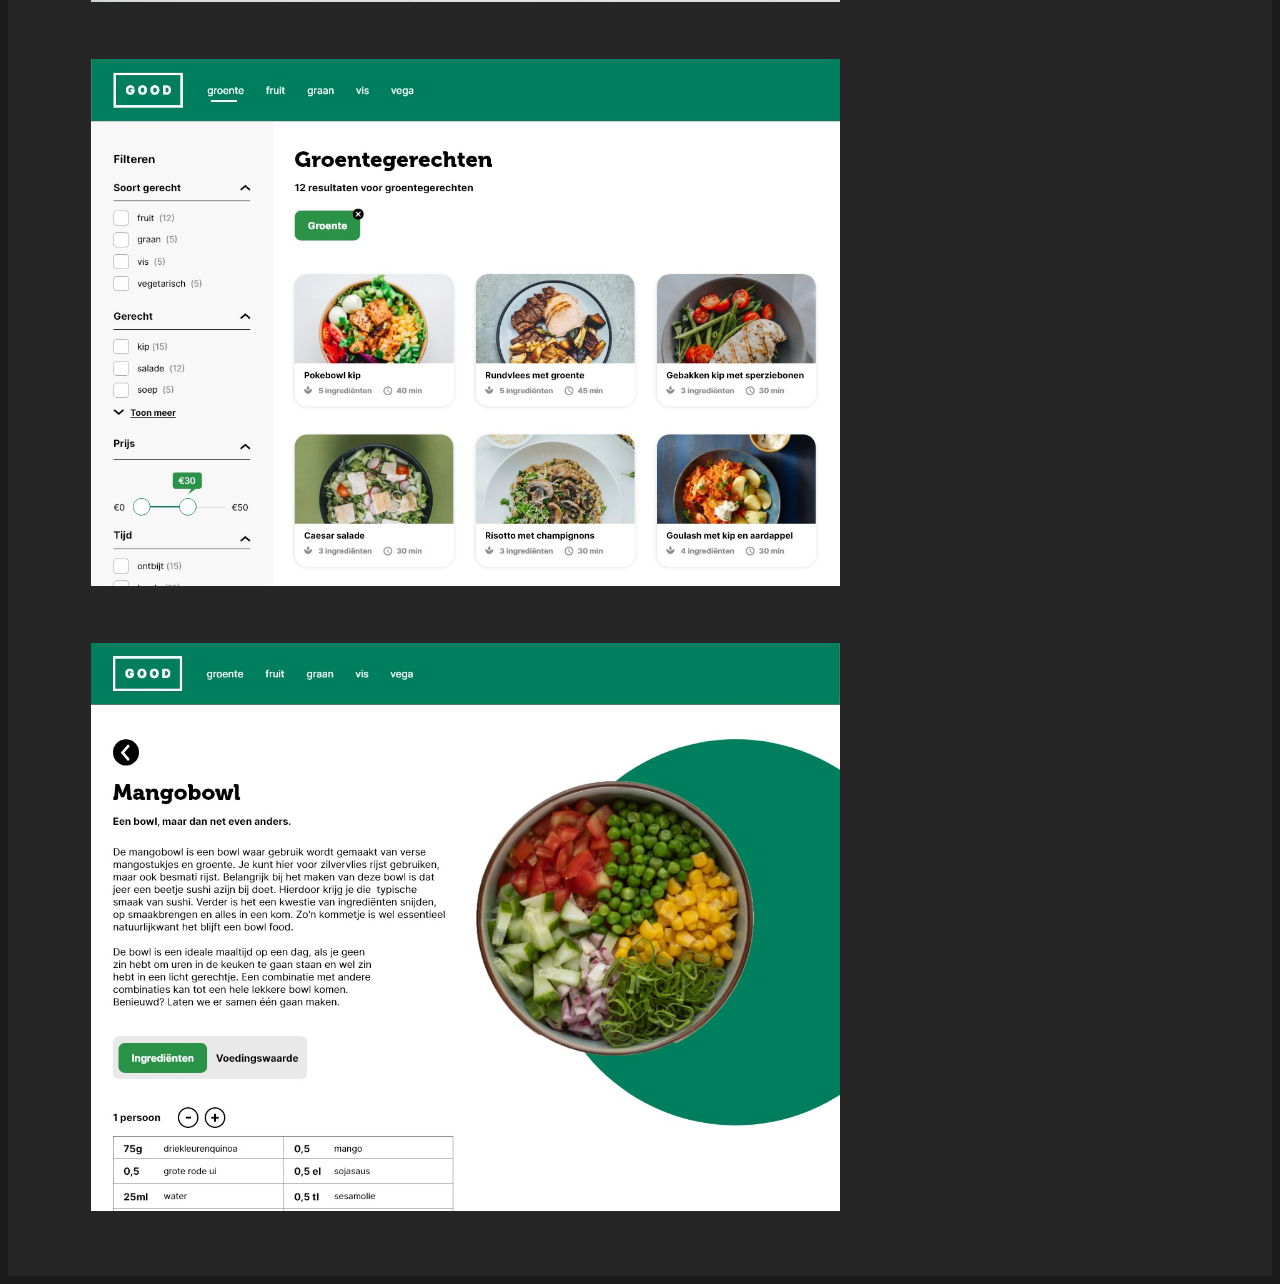
<file: good.html>
<!DOCTYPE html>
<html lang="en">

<head>
    <meta charset="UTF-8">
    <meta name="viewport" content="width=device-width, initial-scale=1.0">
    <link rel="stylesheet" type="text/css" href="css/styles.css">
    <title>Anytime</title>
</head>

<body>
    <header>
        <nav>
            <ul>
                <li><a href="index.html">Bryan Jansen</a></li>
            </ul>
        </nav>
    </header>

    <article>
        <h1>Webdesign Good</h1>
        <p id="about"> Voor het vak grid en kleur heb ik de opdracht gekregen om een nieuwe website voor een onderwerp naar keuze te maken. We moesten hierbij rekeningen houden met consistentie, gridgebruik en visuele hiërarchie. Ik heb in dit project voor het onderwerp gezonde voeding gekozen. Ik heb voor dit onderwerp gekozen omdat ik gezonde voeding belangrijk vind en ik mensen op deze manier kan inspireren om ook vaker gezonde recepten te maken.</p>
        <img src="img/good-homepage.png" class="anytime">
    </article>
    <article>
        <h2 id="beschrijving">Doel van mijn website</h2>
            <p id="werking">“Het doel van Good is om gebruikers inspiratie te geven voor gezonde voeding. Daarbij heeft good bewust voor gerechten uit de schijf van vijf gekozen om gebruikers op een gezonde en goede manier de dag door te helpen.”</p>
    </article>
     <article>
        <h2 id="beschrijving">Voorbereidingen ontwerpen</h2>
            <p id="werking">
            Het onderwerp voor mijn website is gezonde voeding. Hierdoor heb ik zelf moeten nadenken over de kleuren die ik wilde gaan gebruiken voor mijn website. 
            Kleuren brengen bij ons als mensen een bepaald gevoel over. Sommige kleuren zijn opwindend, waarbij andere kleuren weer rustgevend en als bezwerend kunnen voelen. Ik ben deze kleuren gaan analyseren om te kijken hoe wij als mensen met deze kleuren communiceren en welke kleuren het beste bij een website voor gezonde voeding passen.
            
            Uit mijn onderzoek heb ik gezien dat wij als mensen groen het meeste associëren met gezondheid, groei en natuurlijk. Ik associeer groen zelf ook met gezondheid waardoor ik de kleur groen wil gaan gebruiken voor het ontwerp. Daarbij moet ik wel een geschikt kleurpallet kiezen. Ik heb er voor gekozen om analoge kleuren te gebruiken. Dit zijn kleuren die naast elkaar op het kleurenwiel staan waarbij er één hoofdkleur is die ondersteund worden door de andere kleuren. Ik heb een donkergroene kleur als hoofdkleur gekozen met een aantal lichtere kleuren groen voor visuele ondersteuning.
            
            </p>
            <br />
            <img src="img/eigenschappen-kleur.png" alt="onderzoek kleur" class="anytime">
    </article>
    <article>
      <h2 id="beschrijving">Indeling pagina's</h2>
            <p id="werking">
                Nadat ik de kleuren heb bepaald ben ik gaan kijken naar de pagina's die ik wil gaan ontwerpen voor mijn website. Ik heb daarbij een sitemap gemaakt met categoriën, subcategoriën en een detailpagina. Deze pagina's moest ik laten terugkomen omdat deze ook in de randvoorwaarden stonden. De sitemap ziet er als volgt uit:
            </p>
            <br />
            <img src="img/sitemap-good.png" alt="sitemap van de website" class="anytime">
    </article>
    <article>
      <h2 id="beschrijving">Schetsen en ontwerpprincpes</h2>
            <p id="werking">
                Ik heb een keuze gemaakt in de pagina's die ik wil gaan gebruiken. De volgende stap is het schetsen van deze pagina's waarbij ik gebruik maak van de principes voor user interface design. De principes waarmee ik werk: One primary action per screen, Consistency matters, Strong visual hierarchies works best, Progressive discloser en de Zero state. Deze licht ik ook graag mondeling toe tijdens een demonstratie.  
            </p>
            <br />
            <img src="img/schetsen-good.png" class="anytime">
    </article>
    
     <article>
       <h2 id="beschrijving">Ontwerpkeuzes onderbouwen</h2>
            <p id="werking">
            Na mijn schetsen ben ik gaan ontwerpen. In de ontwerpen heb ik consistentie aangehouden door buiten de homepage voor elk scherm een 4 koloms grid te gebruiken. Ik heb daar voor gekozen omdat ik zo alle elementen voor de recepten dezelfde grootte heb kunnen geven. Door deze recepten dicht bij elkaar te zetten weten gebruikers dat deze recepten bij elkaar horen. Daarnaast heb ik alle knoppen dezelfde vorm en kleur gegeven, zodat de gebruiker weet wat de knoppen op de website zijn. Om de visuele hiërarchie te kunnen bereiken ben ben ik aan de slag gegaan met de grootte van teksten en witruimte. Door een goede visuele hiërarchie te geven kan ik een duidelijke kijkvolgorde aanwijzen. Titels zijn groter dan de broodtekst, zodat het meer opvalt voor de gebruiker en zo meer de aandacht trekt. Om de acties zo makkelijk mogelijk te houden maak ik gebruik van progressive discloser. De gebruiker kan namelijk doormiddel van de filter zijn zoekopdracht specificeren om bij zijn subcategorie te komen. Daar kan hij een keuze maken om vervolgens naar de detailpagina te zijn. Zo gaan de acties stap voor stap.
            </p>
            <br />
            <img src="img/website-good-slideshow.jpg" class="anytime">
            <img src="img/website-good-resultatenlijst.jpg" class="anytime">
            <img src="img/website-good-detailpagina.jpg" class="anytime">
    </article>
    
</body>

</html>
</file>
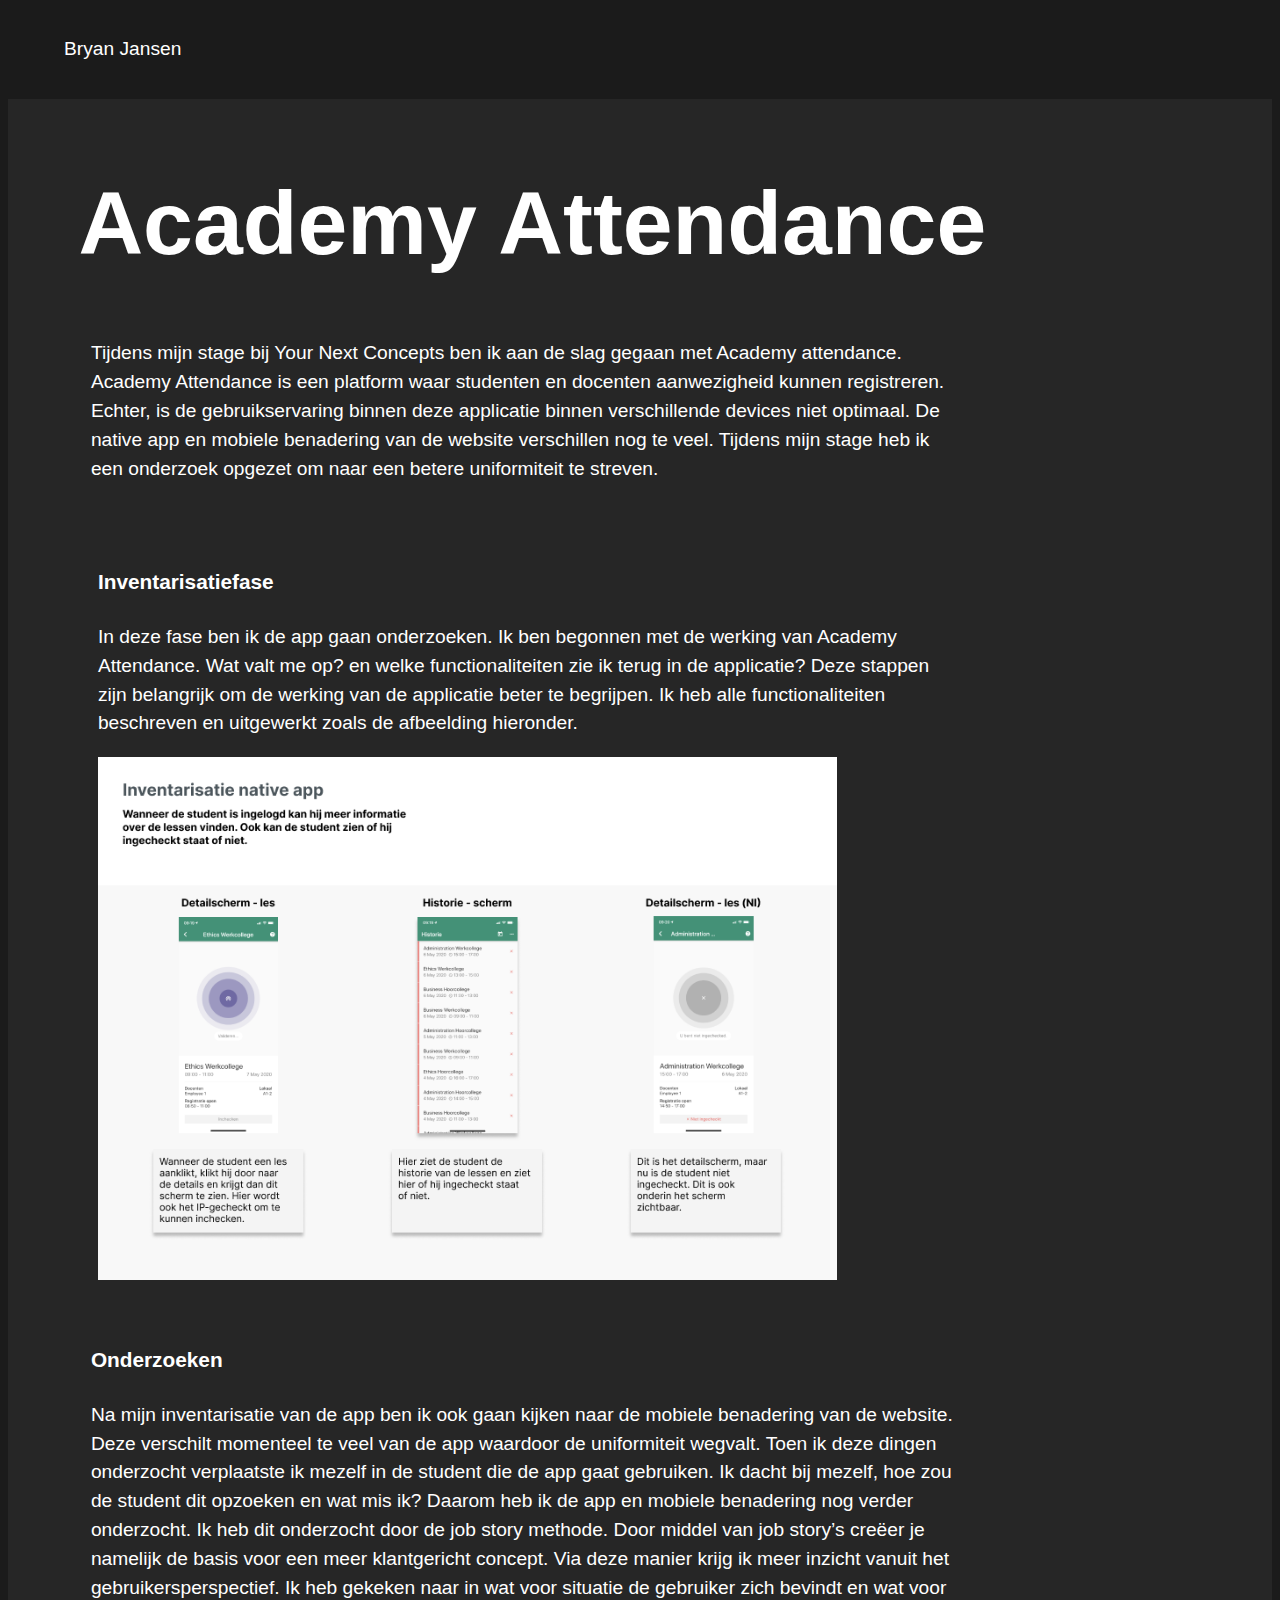
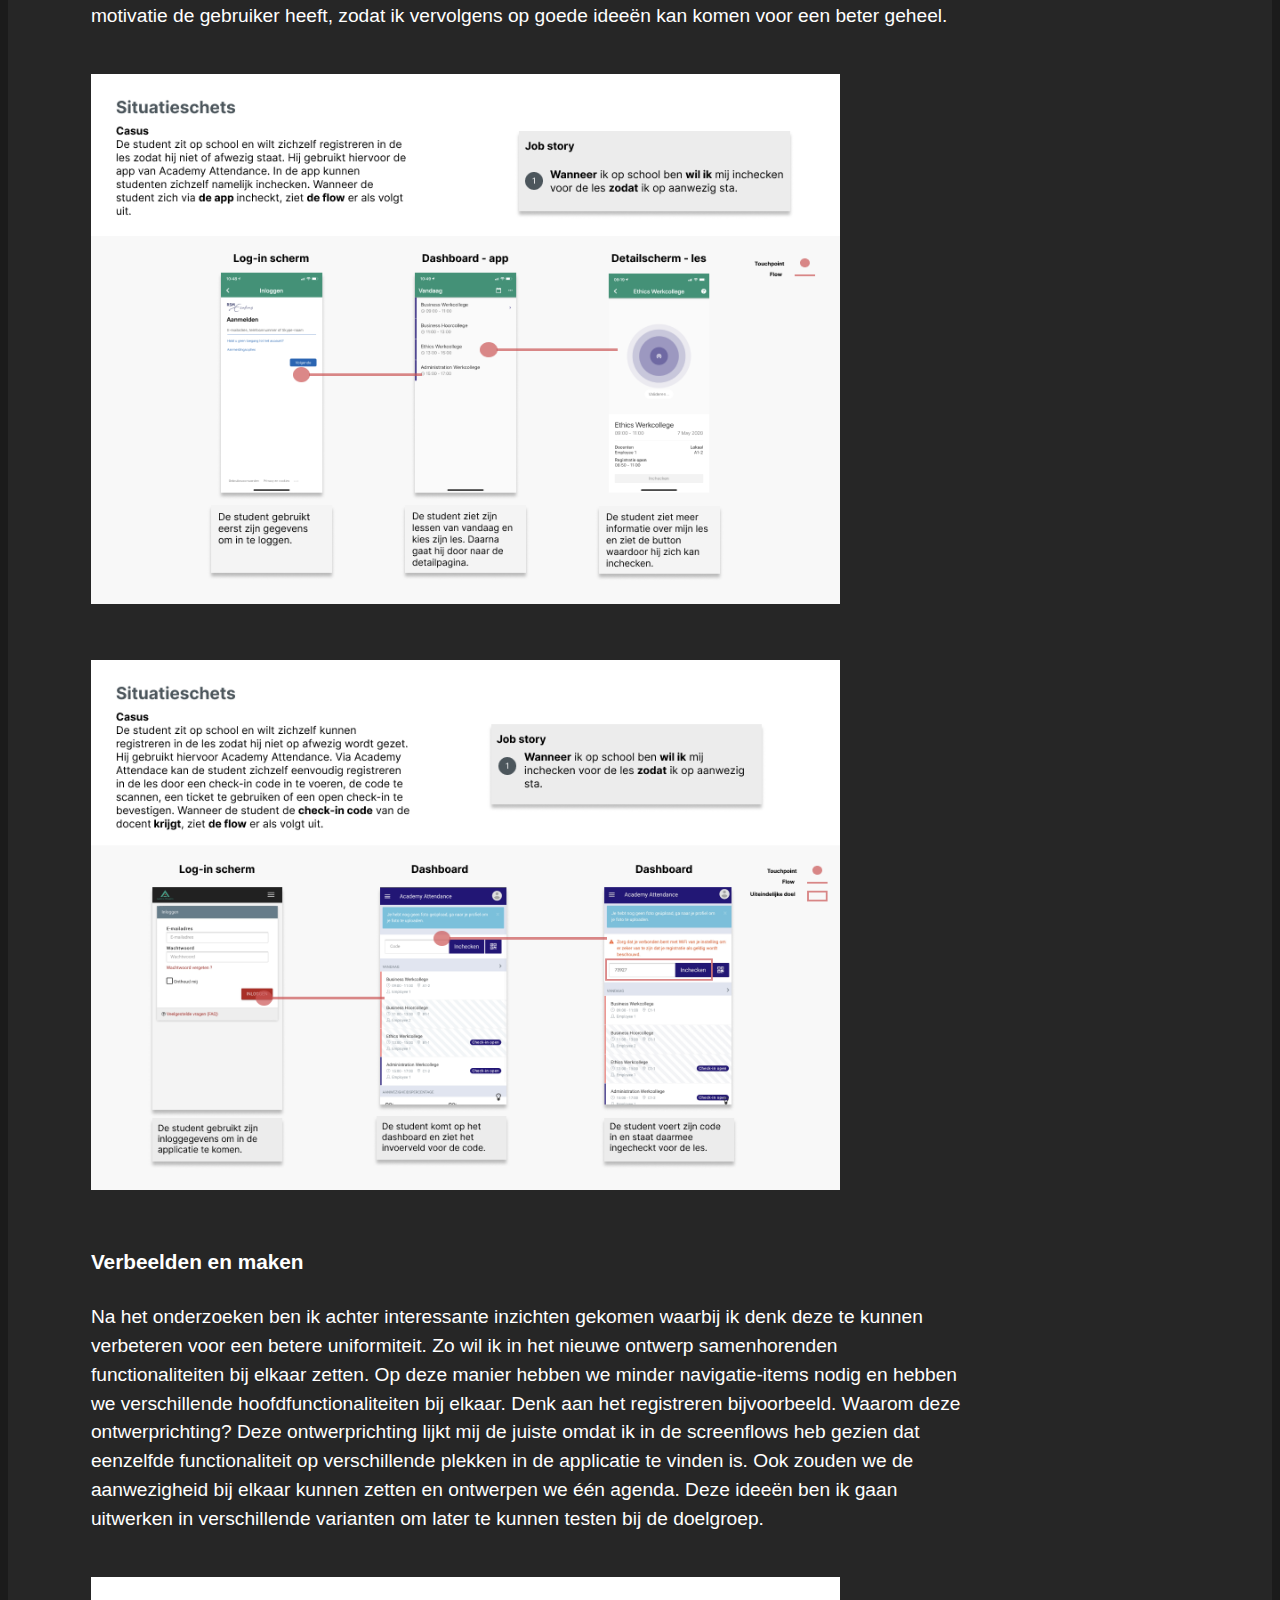
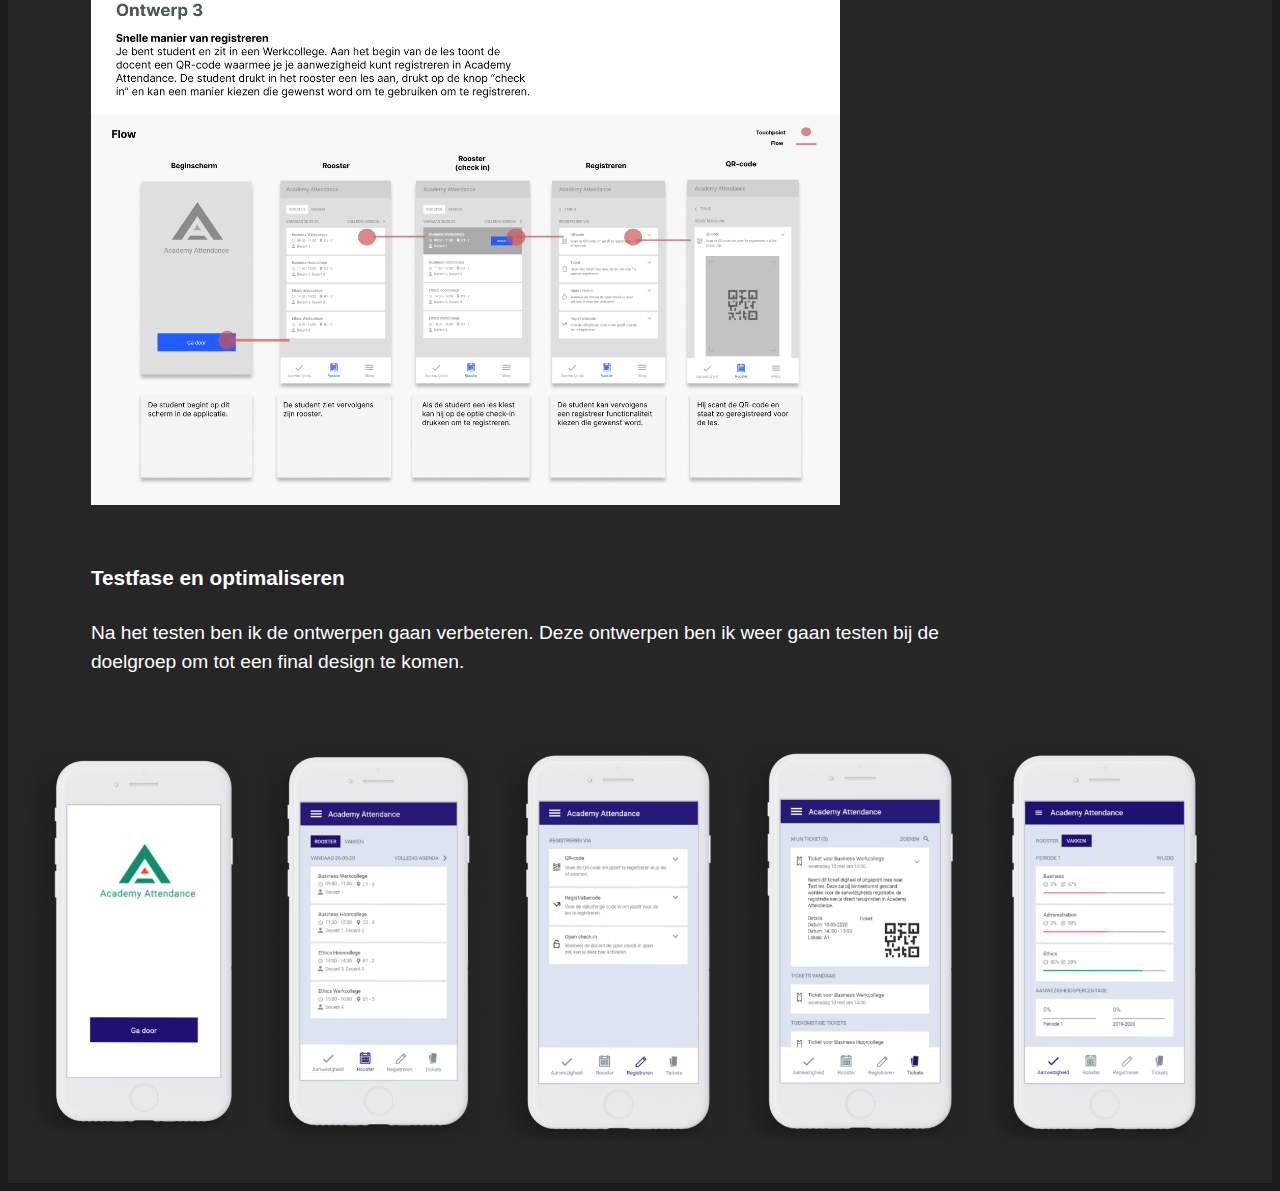
<file: hci.html>
<!DOCTYPE html>
<html lang="nl">

<head>
    <meta charset="UTF-8">
    <meta name="viewport" content="width=device-width, initial-scale=1.0">
    <link rel="stylesheet" type="text/css" href="css/styles.css">
    <title>HCI</title>
</head>

<body>
    <header>
        <nav>
            <ul>
                <li><a href="index.html">Bryan Jansen</a></li>
            </ul>
        </nav>
    </header>

    <article>
      <h1>Academy Attendance</h1>
        <p id="about">
            Tijdens mijn stage bij Your Next Concepts ben ik aan de slag gegaan met Academy attendance. Academy Attendance is een platform waar studenten en docenten aanwezigheid kunnen registreren. Echter, is de gebruikservaring binnen deze applicatie binnen verschillende devices niet optimaal. De native app en mobiele benadering van de website verschillen nog te veel. Tijdens mijn stage heb ik een onderzoek opgezet om naar een betere uniformiteit te streven. 
        </p>
        
        <article>
        <h2 id="beschrijving">Inventarisatiefase</h2>
            <p id="werking">
            In deze fase ben ik de app gaan onderzoeken. Ik ben begonnen met de werking van Academy Attendance. Wat valt me op? en welke functionaliteiten zie ik terug in de applicatie? Deze stappen zijn belangrijk om de werking van de applicatie beter te begrijpen. Ik heb alle functionaliteiten beschreven en uitgewerkt zoals de afbeelding hieronder.          
            </p>
        <img src="img/Academy-attendance-inv-app.png" alt="inventarisatie onderzoek" class="anytime">      
    </article>
    
     <h2 id="beschrijving">Onderzoeken</h2>
            <p id="werking">
               Na mijn inventarisatie van de app ben ik ook gaan kijken naar de mobiele benadering van de website. Deze verschilt momenteel te veel van de app waardoor de uniformiteit wegvalt. Toen ik deze dingen onderzocht verplaatste ik mezelf in de student die de app gaat gebruiken. Ik dacht bij mezelf, hoe zou de student dit opzoeken en wat mis ik?

                Daarom heb ik de app en mobiele benadering nog verder onderzocht. Ik heb dit onderzocht door de job story methode. Door middel van job story’s creëer je namelijk de basis voor een meer klantgericht concept. Via deze manier krijg ik meer inzicht vanuit het gebruikersperspectief. Ik heb gekeken naar in wat voor situatie de gebruiker zich bevindt en wat voor motivatie de gebruiker heeft, zodat ik vervolgens op goede ideeën kan komen voor een beter geheel.       
            </p>
            <br />
        <img src="img/Academy-attendance-cnc.png" alt="conceptualiseren onderzoek" class="anytime"> 
        <img src="img/Academy-attendance-conc2.png" alt="conceptualiseren onderzoek" class="anytime"> 
        
           <h2 id="beschrijving">Verbeelden en maken</h2>
            <p id="werking">
               Na het onderzoeken ben ik achter interessante inzichten gekomen waarbij ik denk deze te kunnen verbeteren voor een betere uniformiteit.
               Zo wil ik in het nieuwe ontwerp samenhorenden functionaliteiten bij elkaar zetten. Op deze manier hebben we minder navigatie-items nodig en hebben we verschillende hoofdfunctionaliteiten bij elkaar. Denk aan het registreren bijvoorbeeld.

                Waarom deze ontwerprichting?
                Deze ontwerprichting lijkt mij de juiste omdat ik in de screenflows heb gezien dat eenzelfde functionaliteit op verschillende plekken in de applicatie te vinden is. 

                Ook zouden we de aanwezigheid bij elkaar kunnen zetten en ontwerpen we één agenda.
                Deze ideeën ben ik gaan uitwerken in verschillende varianten om later te kunnen testen bij de doelgroep. 
        </p>
        <br />
        <img src="img/Academy-attendance-designs.png" alt="conceptualiseren onderzoek" class="anytime"> 
          <h2 id="beschrijving">Testfase en optimaliseren</h2>
            <p id="werking">
               Na het testen ben ik de ontwerpen gaan verbeteren. Deze ontwerpen ben ik weer gaan testen bij de doelgroep om 
               tot een final design te komen. 
        </p>
        <br />
        <img src="img/Academy-attendance-designs-def.png" alt="conceptualiseren onderzoek"> 
    </article>
</body>

</html>
</file>
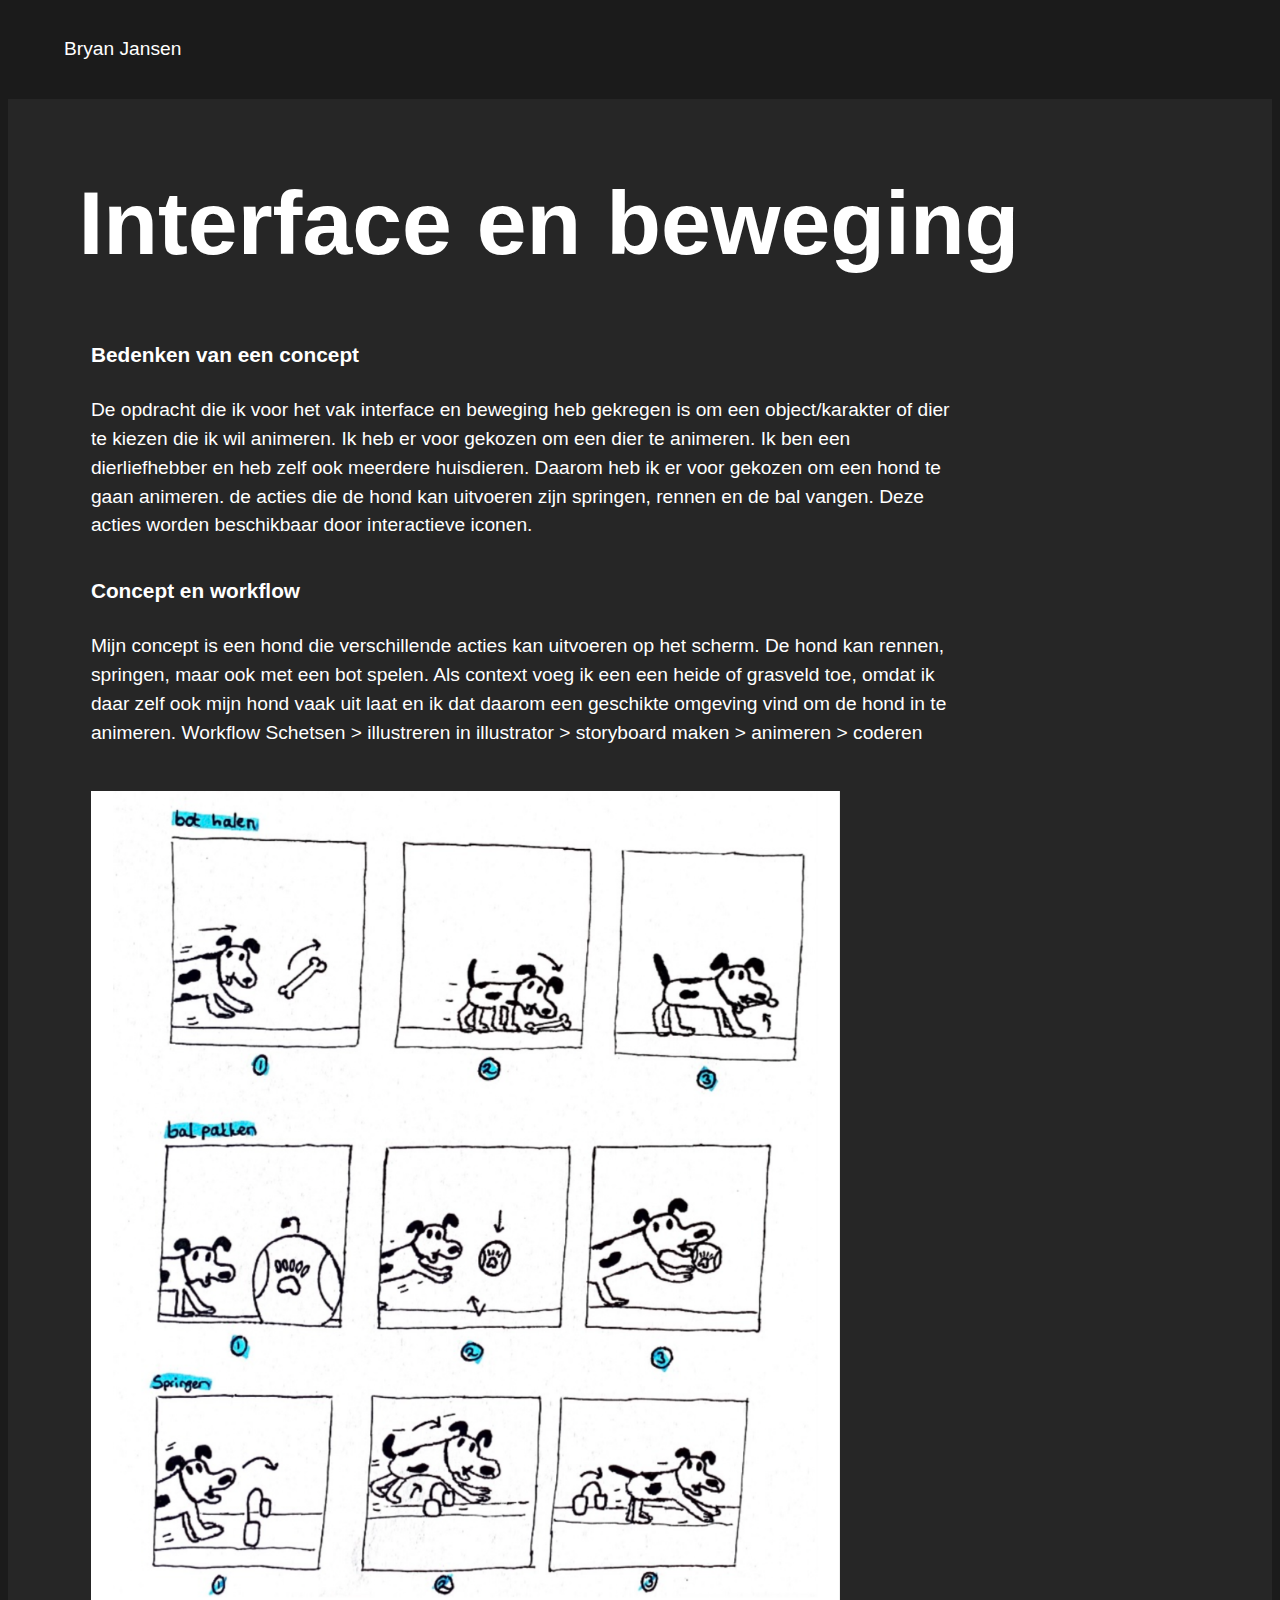
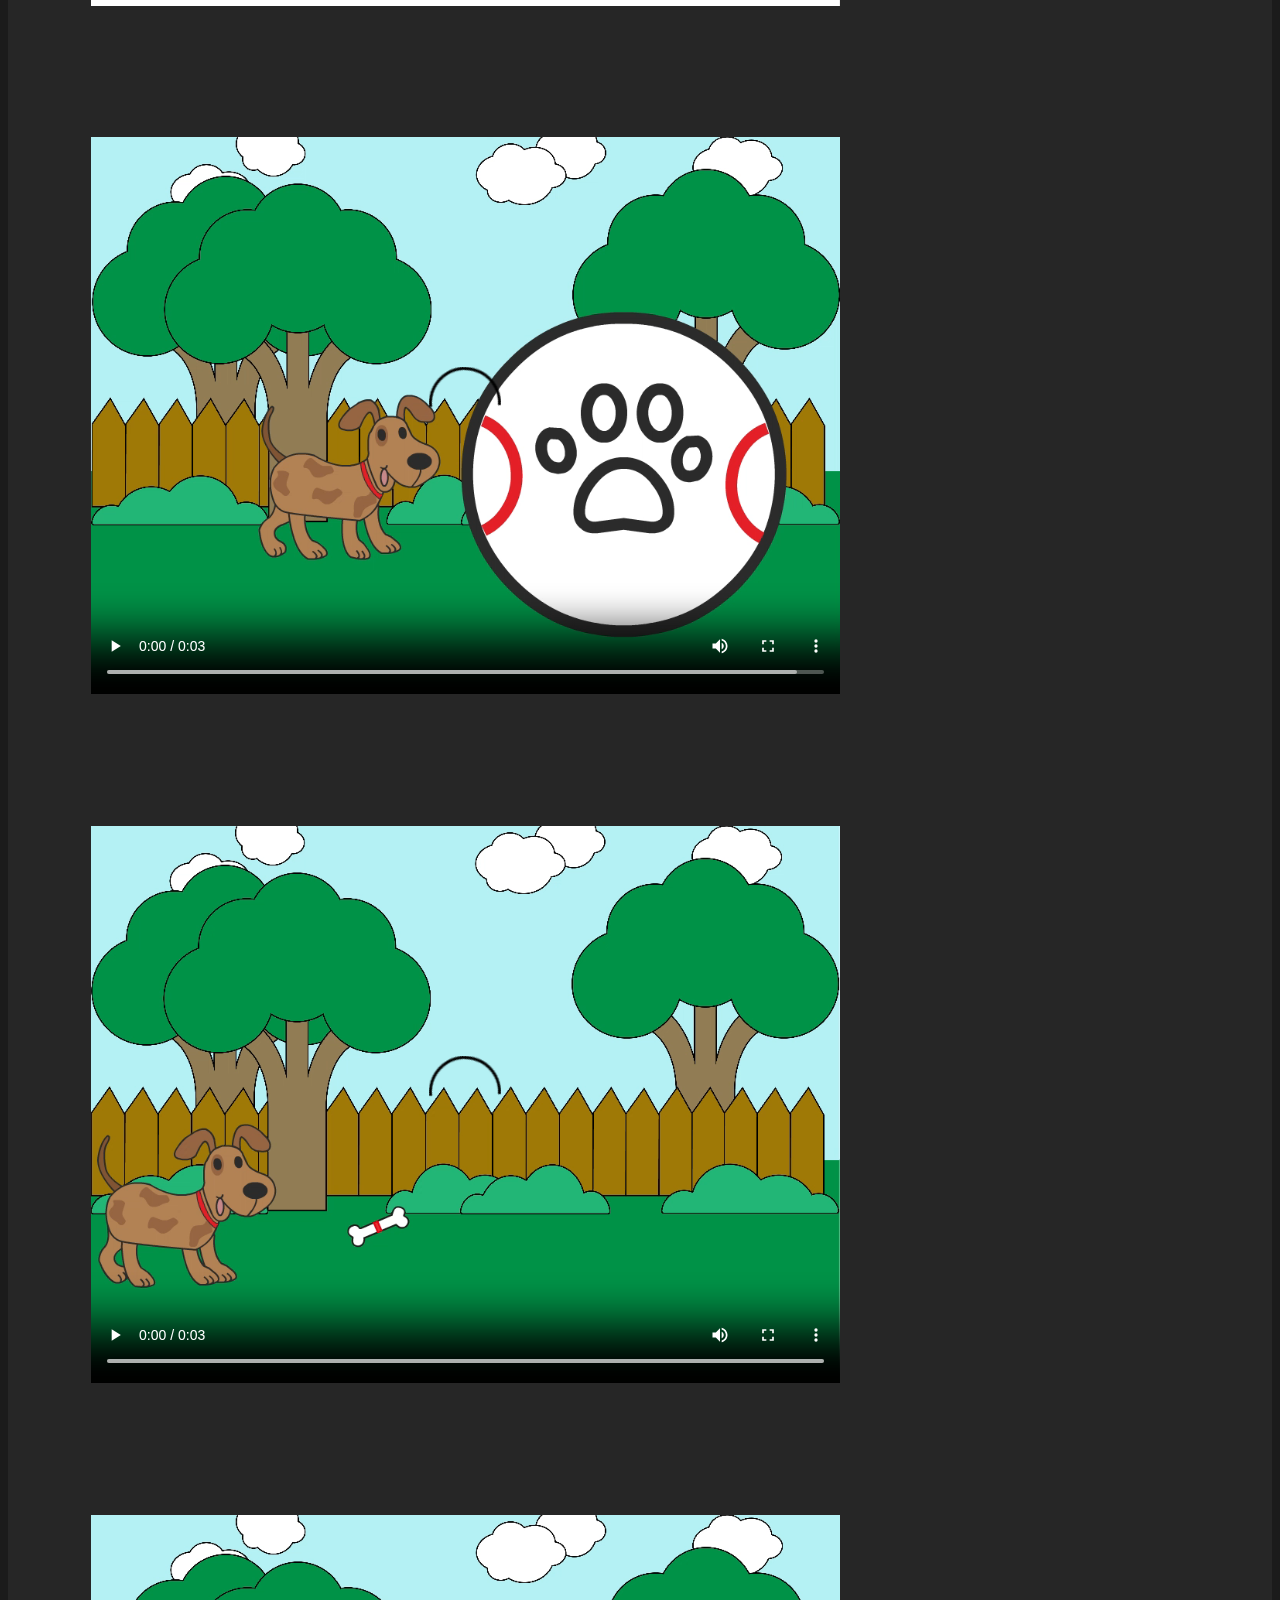
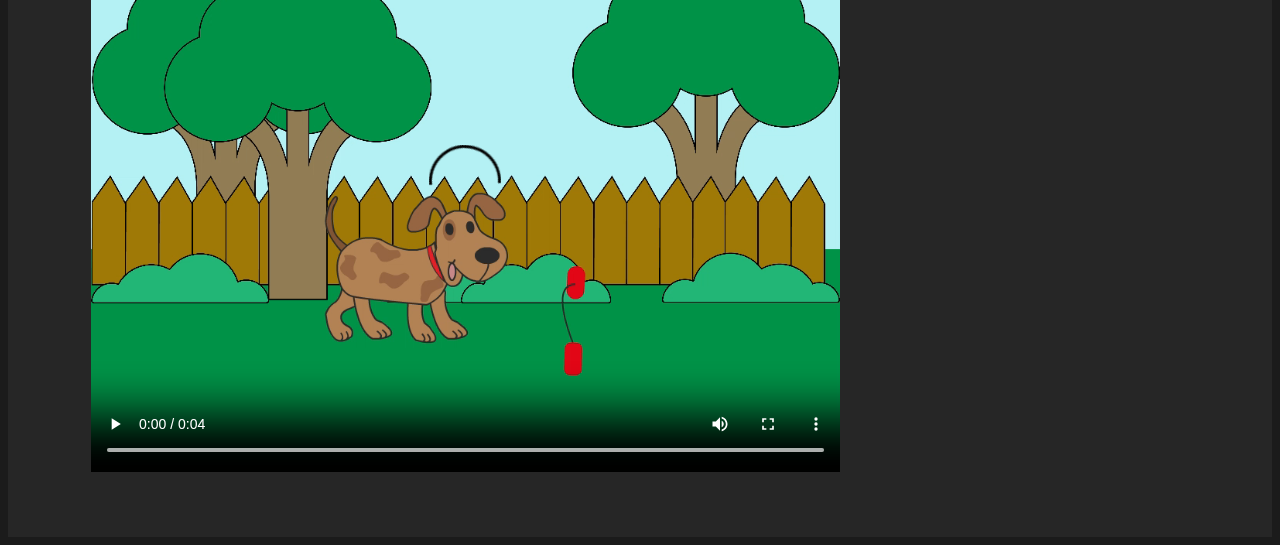
<file: interfacebeweging.html>
<!DOCTYPE html>
<html lang="en">

<head>
    <meta charset="UTF-8">
    <meta name="viewport" content="width=device-width, initial-scale=1.0">
    <link rel="stylesheet" type="text/css" href="css/styles.css">
    <title>Interface en beweging</title>
</head>

<body>
    <header>
        <nav>
            <ul>
                <li><a href="index.html">Bryan Jansen</a></li>
            </ul>
        </nav>
    </header>
      <article>
          <h1>Interface en beweging</h1>
         <h2 id="beschrijving">Bedenken van een concept</h2>
        <p id="werking">
        De opdracht die ik voor het vak interface en beweging heb gekregen is om een object/karakter of dier te kiezen die ik wil animeren.
        Ik heb er voor gekozen om een dier te animeren. Ik ben een dierliefhebber en heb zelf ook meerdere huisdieren. Daarom heb ik er voor gekozen om een hond te gaan animeren. de acties die de hond kan uitvoeren zijn springen, rennen en de bal vangen. Deze acties worden beschikbaar door interactieve iconen. 
    </p>
    </article>
    
    <article>
         <h2 id="beschrijving">Concept en workflow</h2>
        <p id="werking">Mijn concept is een hond die verschillende acties kan uitvoeren op het scherm. De hond kan rennen, springen, maar ook met een bot spelen. 
        Als context voeg ik een een heide of grasveld toe, omdat ik daar zelf ook mijn hond vaak uit laat en ik dat daarom een geschikte omgeving vind om de hond in te animeren. Workflow Schetsen > illustreren in illustrator > storyboard maken > animeren > coderen
        </p>
        <br />
        <img src="img/storyboard-animatie.png" class="anytime">
         <video src="vid/hond-animatie-balspelen.mp4" controls autoplay class="anytime">
      </video>
       <video src="vid/hond-animatie-bothalen_1.mp4" controls autoplay  class="anytime">
      </video>
       <video src="vid/hond-animatie-springen.mp4" controls autoplay  class="anytime">
      </video>
    </article>
    
</body>

</html>
</file>
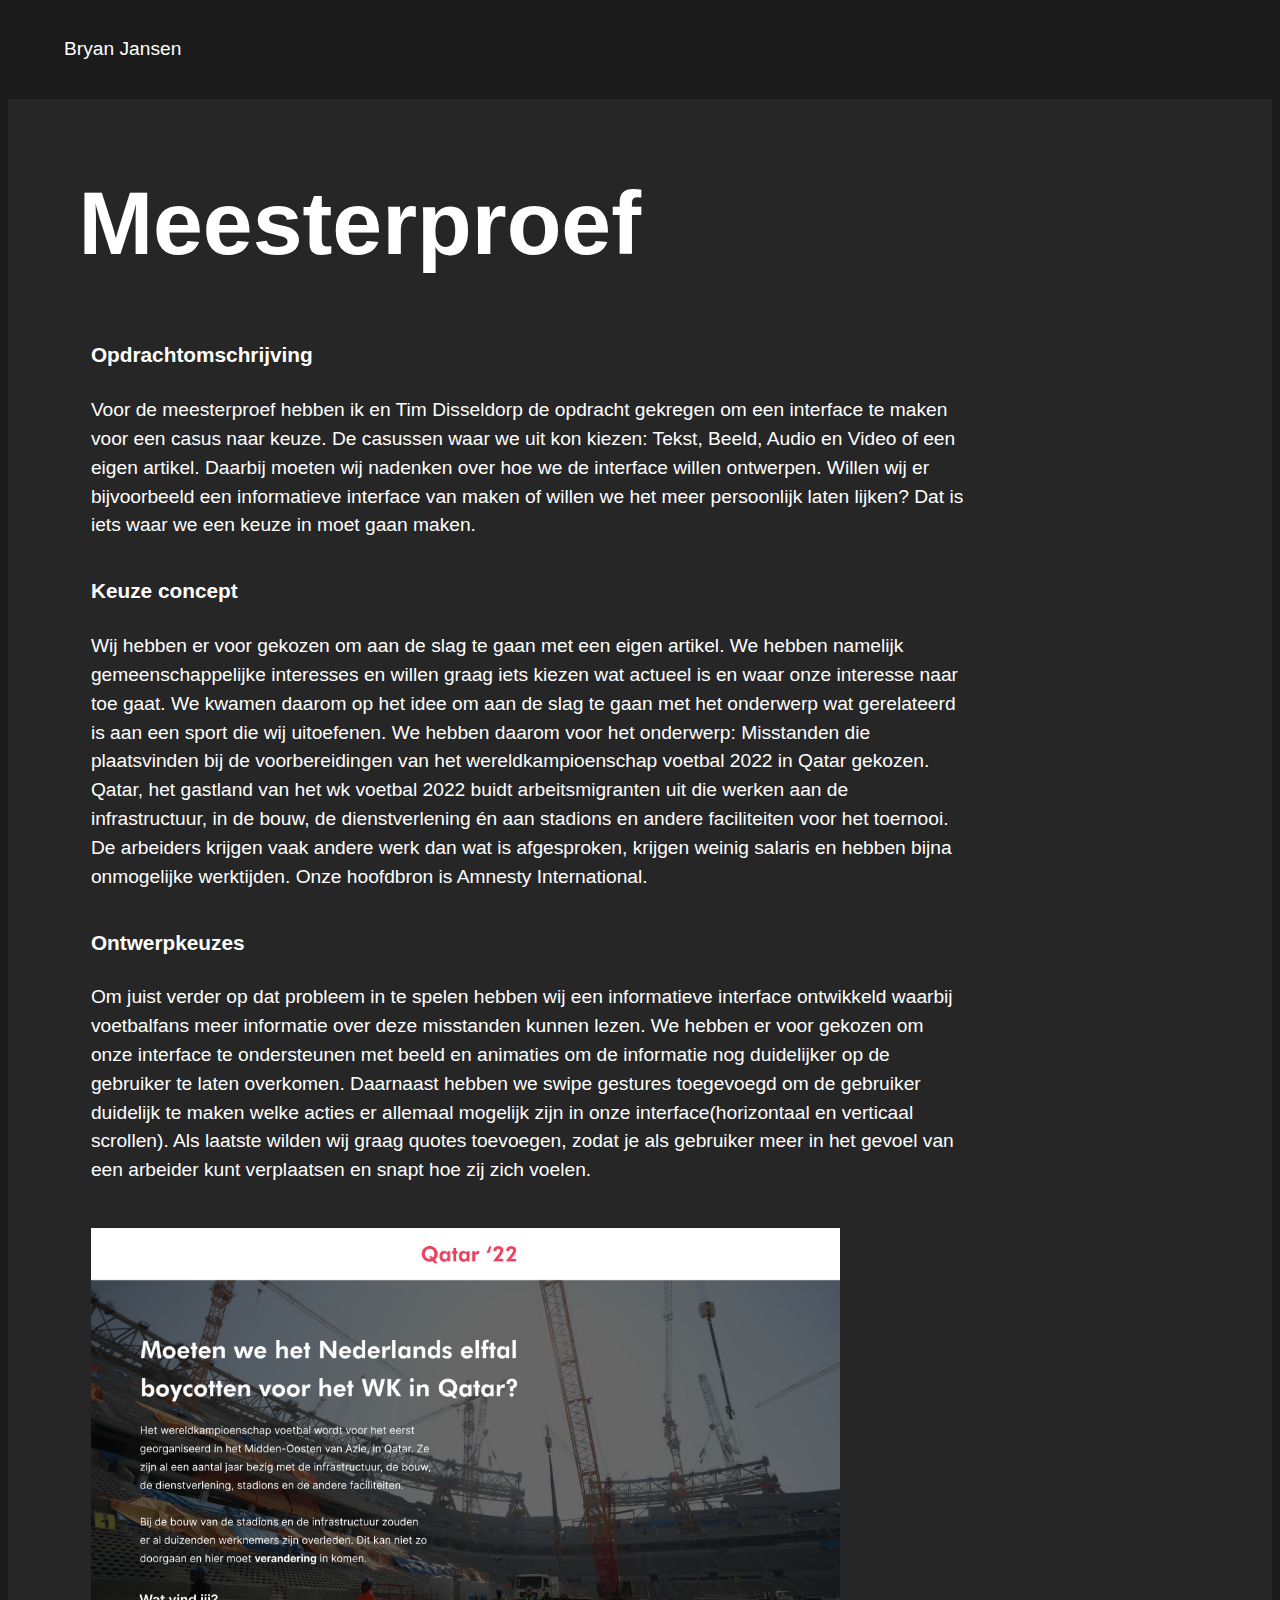
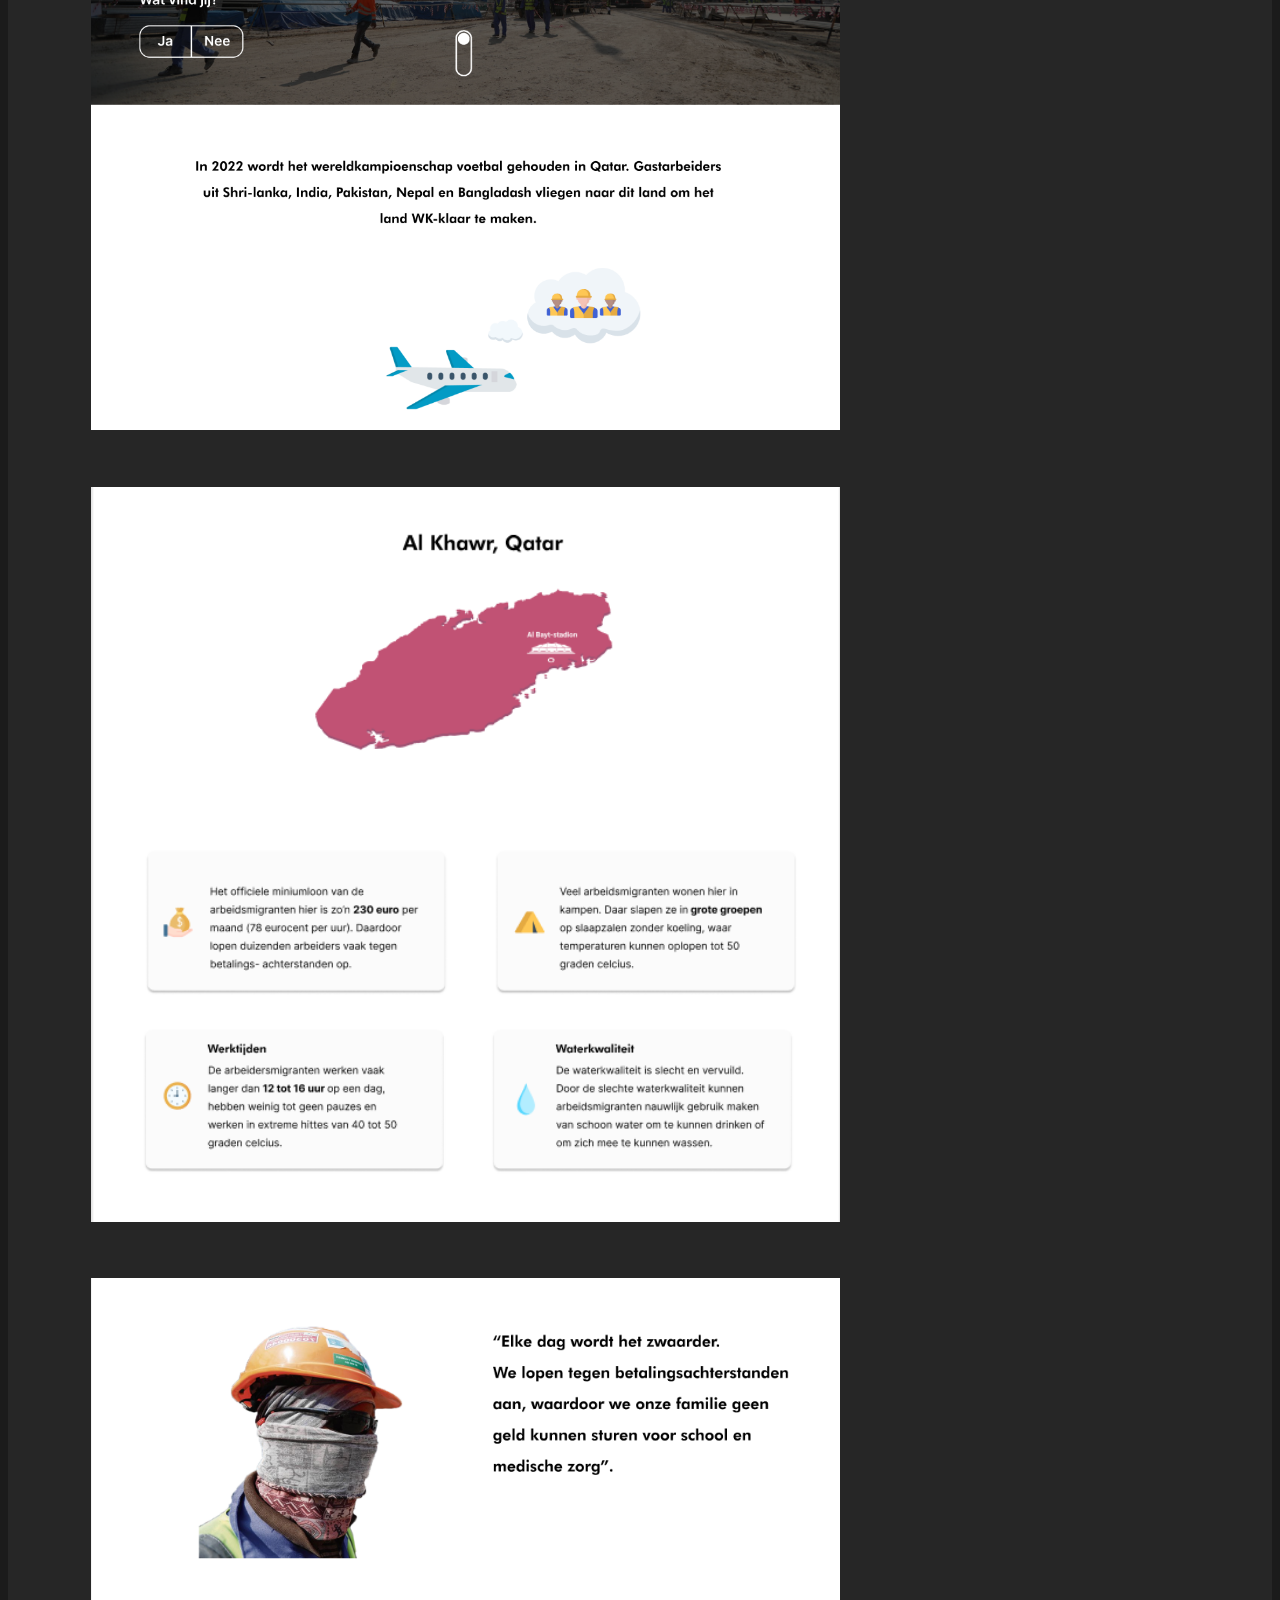
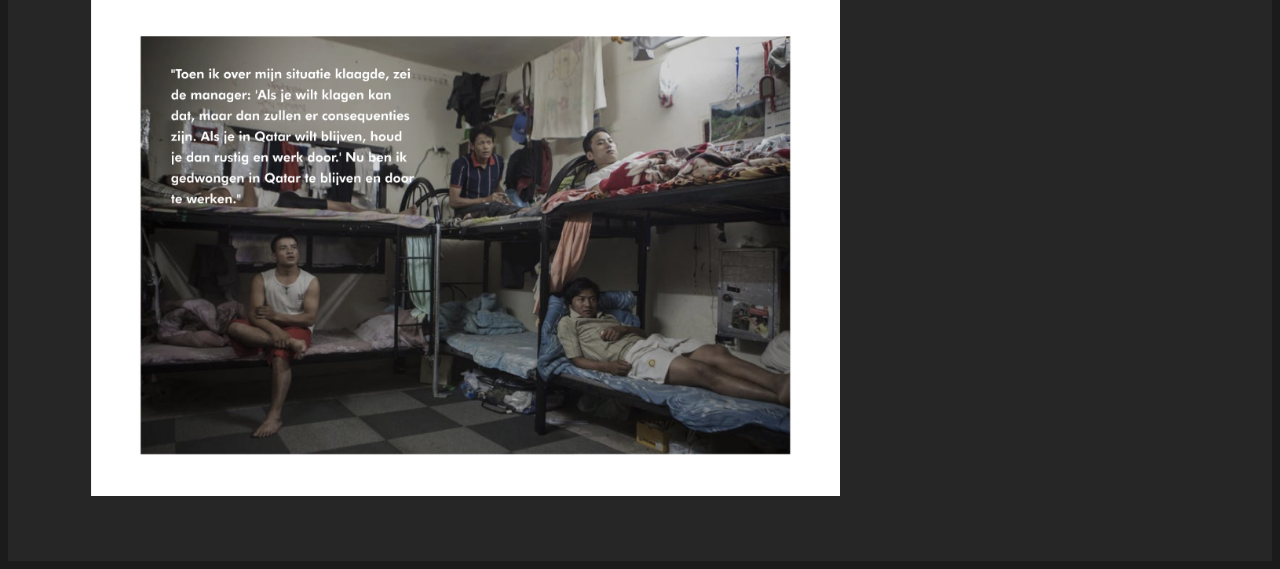
<file: meesterproef.html>
<!DOCTYPE html>
<html lang="en">

<head>
    <meta charset="UTF-8">
    <meta name="viewport" content="width=device-width, initial-scale=1.0">
    <link rel="stylesheet" type="text/css" href="css/styles.css">
    <title>Meesterproef</title>
</head>

<body>
    <header>
        <nav>
            <ul>
                <li><a href="index.html">Bryan Jansen</a></li>
            </ul>
        </nav>
    </header>
      <article>
          <h1>Meesterproef</h1>
         <h2 id="beschrijving">Opdrachtomschrijving</h2>
        <p id="werking">
        Voor de meesterproef hebben ik en Tim Disseldorp de opdracht gekregen om een interface te maken voor een casus naar keuze. De casussen waar we uit kon kiezen: Tekst, Beeld, Audio en Video of een eigen artikel. Daarbij moeten wij nadenken over hoe we de interface willen ontwerpen. Willen wij er bijvoorbeeld een informatieve interface van maken of willen we het meer persoonlijk laten lijken? Dat is iets waar we een keuze in moet gaan maken.
</p>
    </article>
      <article>
         <h2 id="beschrijving">Keuze concept</h2>
        <p id="werking">
        Wij hebben er voor gekozen om aan de slag te gaan met een eigen artikel. We hebben namelijk gemeenschappelijke interesses en willen graag iets kiezen wat actueel is en waar onze interesse naar toe gaat. We kwamen daarom op het idee om aan de slag te gaan met het onderwerp wat gerelateerd is aan een sport die wij uitoefenen. We hebben daarom voor het onderwerp: Misstanden die plaatsvinden bij de voorbereidingen van het wereldkampioenschap voetbal 2022 in Qatar gekozen.

        Qatar, het gastland van het wk voetbal 2022 buidt arbeitsmigranten uit die werken aan de infrastructuur, in de bouw, de dienstverlening én aan stadions en andere faciliteiten voor het toernooi. 
        De arbeiders krijgen vaak andere werk dan wat is afgesproken, krijgen weinig salaris en hebben bijna onmogelijke werktijden.
        Onze hoofdbron is Amnesty International.
        </p>
    </article>
    
      <article>
         <h2 id="beschrijving">Ontwerpkeuzes</h2>
        <p id="werking">
       Om juist verder op dat probleem in te spelen hebben wij een informatieve interface ontwikkeld waarbij voetbalfans meer informatie over deze misstanden kunnen lezen.

        We hebben er voor gekozen om onze interface te ondersteunen met beeld en animaties om de informatie nog duidelijker op de gebruiker te laten overkomen. Daarnaast hebben we swipe gestures toegevoegd om de gebruiker duidelijk te maken welke acties er allemaal mogelijk zijn in onze interface(horizontaal en verticaal scrollen).

        Als laatste wilden wij graag quotes toevoegen, zodat je als gebruiker meer in het gevoel van een arbeider kunt verplaatsen en snapt hoe zij zich voelen.

        </p>
     <br />
      <img src="img/meesterproef-design1.png" class="anytime">
     <img src="img/meesterproef-design2.png" class="anytime">
     <img src="img/meesterproef-design3.png" class="anytime">
     
    </article>
    
</body>

</html>
</file>
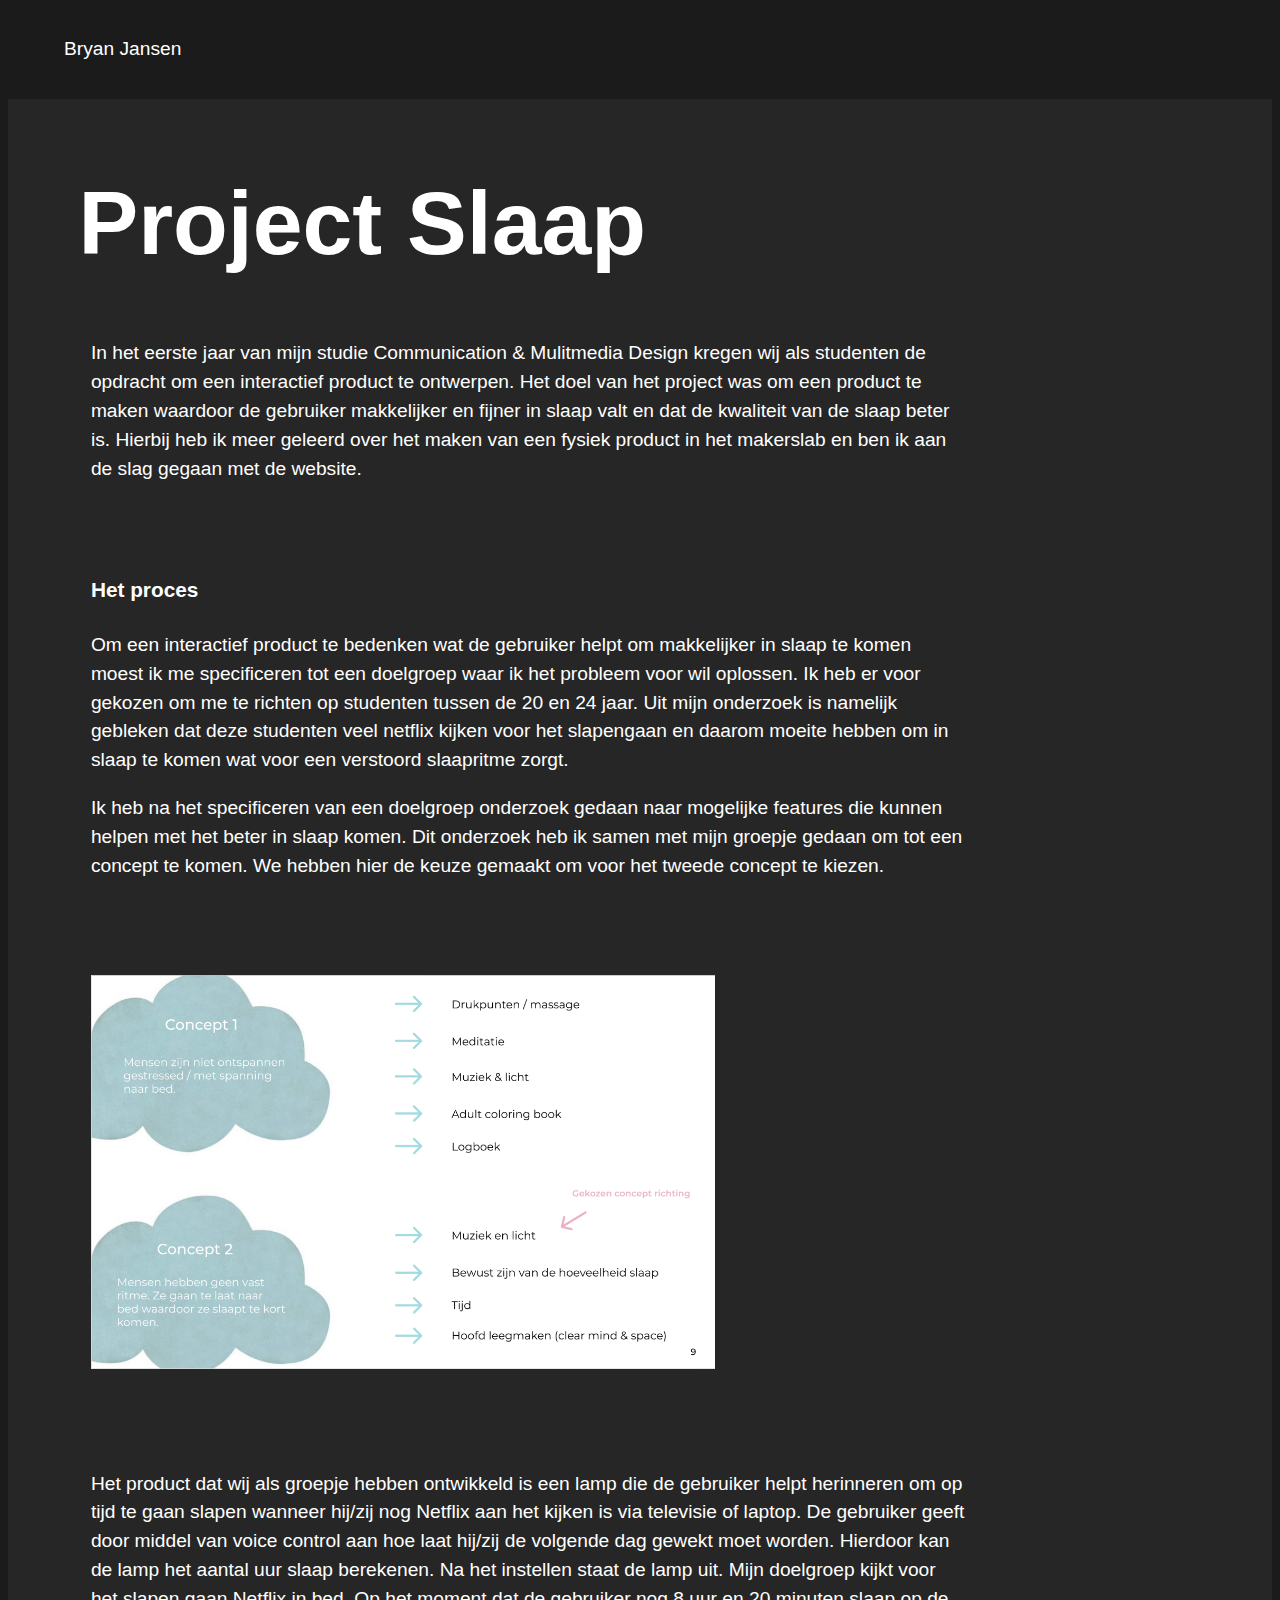
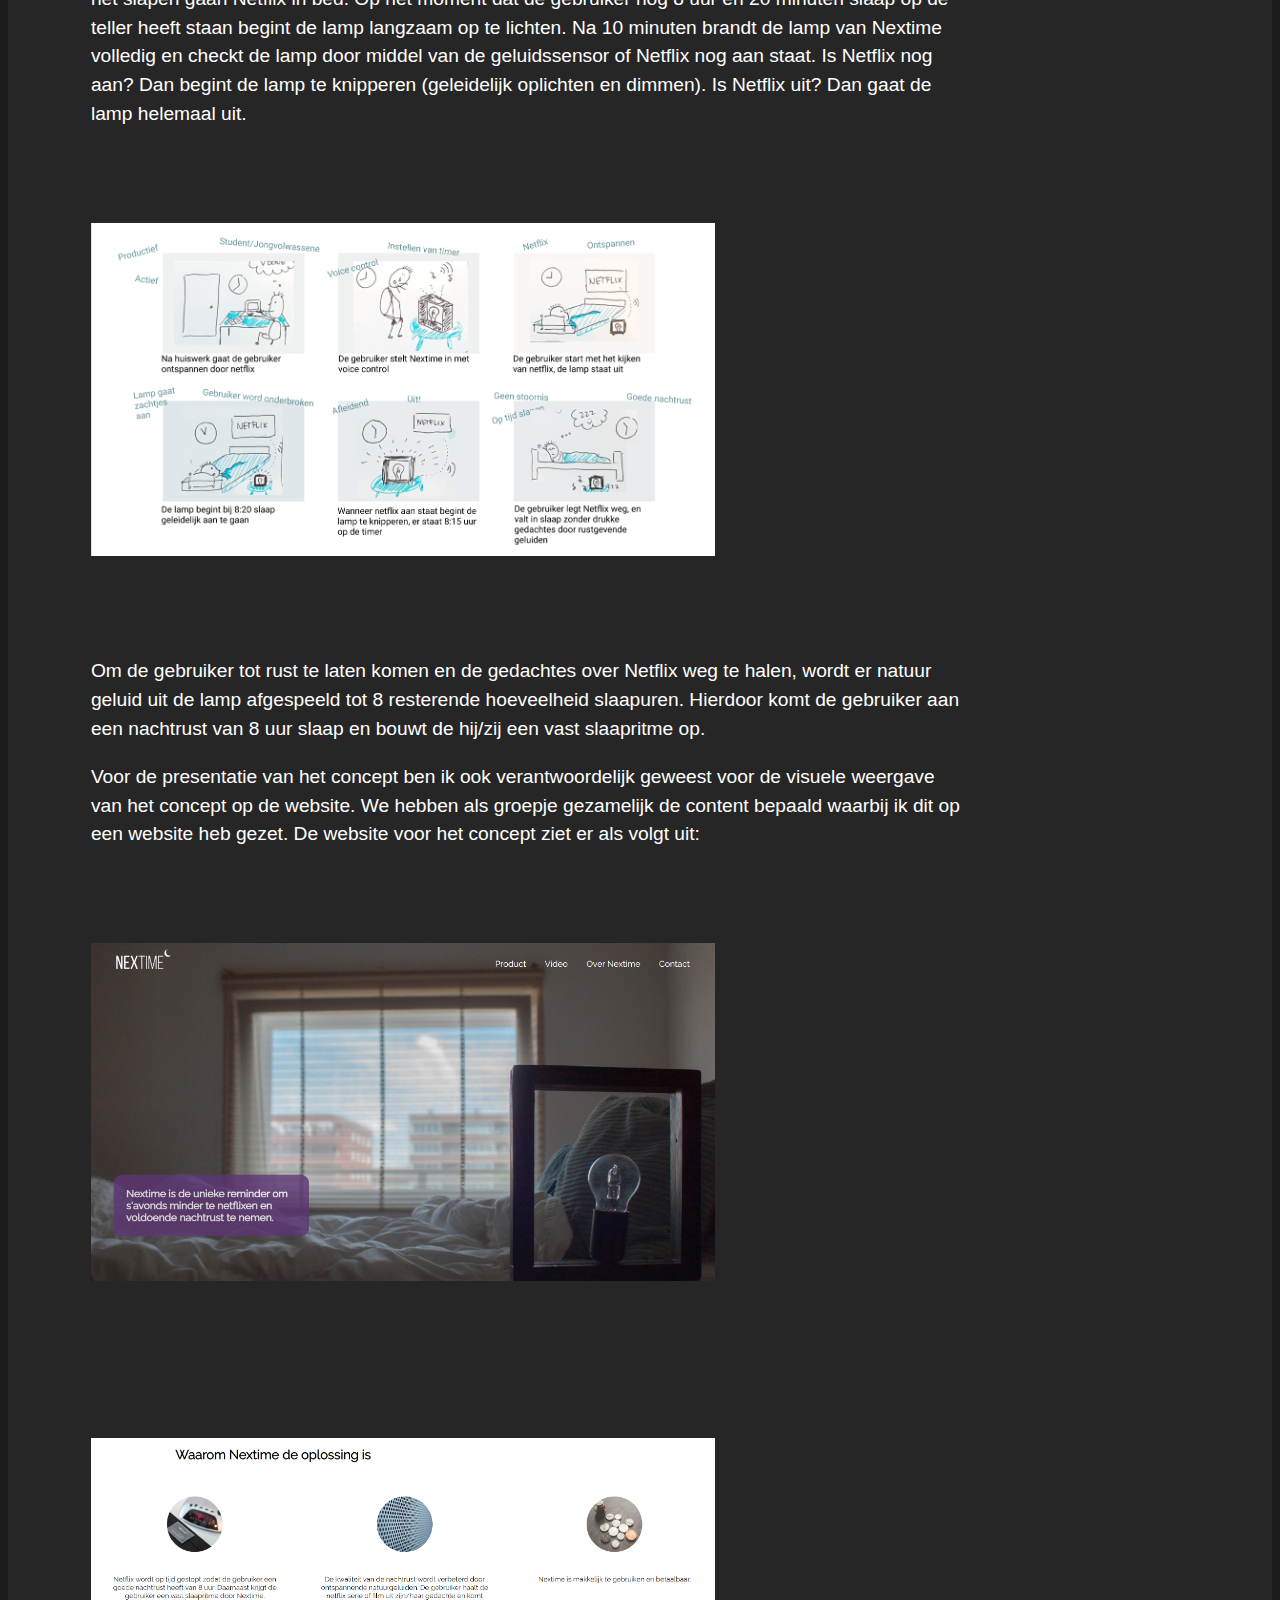
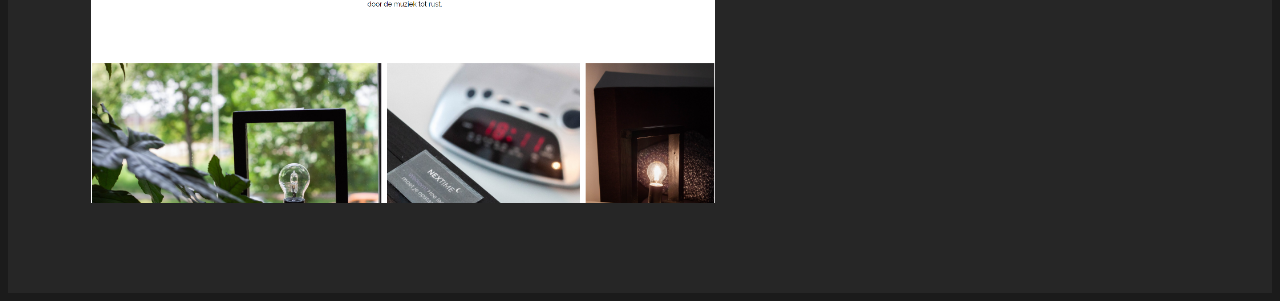
<file: nextime.html>
<!DOCTYPE html>
<html lang="en">

<head>
    <meta charset="UTF-8">
    <meta name="viewport" content="width=device-width, initial-scale=1.0">
    <link rel="stylesheet" type="text/css" href="css/styles.css">
    <title>Nextime</title>
</head>

<body>
    <header>
        <nav>
            <ul>
                <li><a href="index.html">Bryan Jansen</a></li>
            </ul>
        </nav>
    </header>

    <article>
        <h1>Project Slaap</h1>
        <p id="about">In het eerste jaar van mijn studie Communication &amp; Mulitmedia Design kregen wij als studenten de opdracht om een interactief product te ontwerpen. Het doel van het project was om een product te maken waardoor de gebruiker makkelijker en fijner in slaap valt en dat de kwaliteit van de slaap beter is. Hierbij heb ik meer geleerd over het maken van een fysiek product in het makerslab en ben ik aan de slag gegaan met de website.</p>
    </article>
    <article>
        <h2 id="beschrijving">Het proces</h2>
        <p id="werking">
            Om een interactief product te bedenken wat de gebruiker helpt om makkelijker in slaap te komen moest ik me specificeren tot een doelgroep waar ik het probleem voor wil oplossen. Ik heb er voor gekozen om me te richten op studenten tussen de 20 en 24 jaar. Uit mijn onderzoek is namelijk gebleken dat deze studenten veel netflix kijken voor het slapengaan en daarom moeite hebben om in slaap te komen wat voor een verstoord slaapritme zorgt.</p>
            
            <p id="werking">
            Ik heb na het specificeren van een doelgroep onderzoek gedaan naar mogelijke features die kunnen helpen met het beter in slaap komen. Dit onderzoek heb ik samen met mijn groepje gedaan om tot een concept te komen. We hebben hier de keuze gemaakt om voor het tweede concept te kiezen.</p>
            <img src="img/nextime-proces.png" class="nextime">
            
            
            <p id="werking">
            Het product dat wij als groepje hebben ontwikkeld is een lamp die de gebruiker helpt herinneren om op tijd te gaan slapen wanneer hij/zij nog Netflix aan het kijken is via televisie of laptop. De gebruiker geeft door middel van voice control aan hoe laat hij/zij de volgende dag gewekt moet worden. Hierdoor kan de lamp het aantal uur slaap berekenen. Na het instellen staat de lamp uit. Mijn doelgroep kijkt voor het slapen gaan Netflix in bed. Op het moment dat de gebruiker nog 8 uur en 20 minuten slaap op de teller heeft staan begint de lamp langzaam op te lichten. Na 10 minuten brandt de lamp van Nextime volledig en checkt de lamp door middel van de geluidssensor of Netflix nog aan staat. Is Netflix nog aan? Dan begint de lamp te knipperen (geleidelijk oplichten en dimmen). Is Netflix uit? Dan gaat de lamp helemaal uit. 
            </p>
            <img src="img/nextime-storyboard.png" class="nextime" alt="Storyboard van de werking van het concept">
            
            <p id="werking">
            Om de gebruiker tot rust te laten komen en de gedachtes over Netflix weg te halen, wordt er natuur geluid uit de lamp afgespeeld tot 8 resterende 
            hoeveelheid slaapuren. Hierdoor komt de gebruiker aan een nachtrust van 8 uur slaap en bouwt de hij/zij een vast slaapritme op.
            </p>
            
            <p id="werking">
            Voor de presentatie van het concept ben ik ook verantwoordelijk geweest voor de visuele weergave van het concept op de website. We hebben als groepje gezamelijk de content bepaald waarbij ik dit op een website heb gezet. De website voor het concept ziet er als volgt uit:
            </p>
                
        <img src="img/nextime-website.png" class="nextime" alt="Header website">
        <img src="img/nextime2.png" class="nextime" alt="Afbeelding van de website">

    </article>
</body>

</html>
</file>
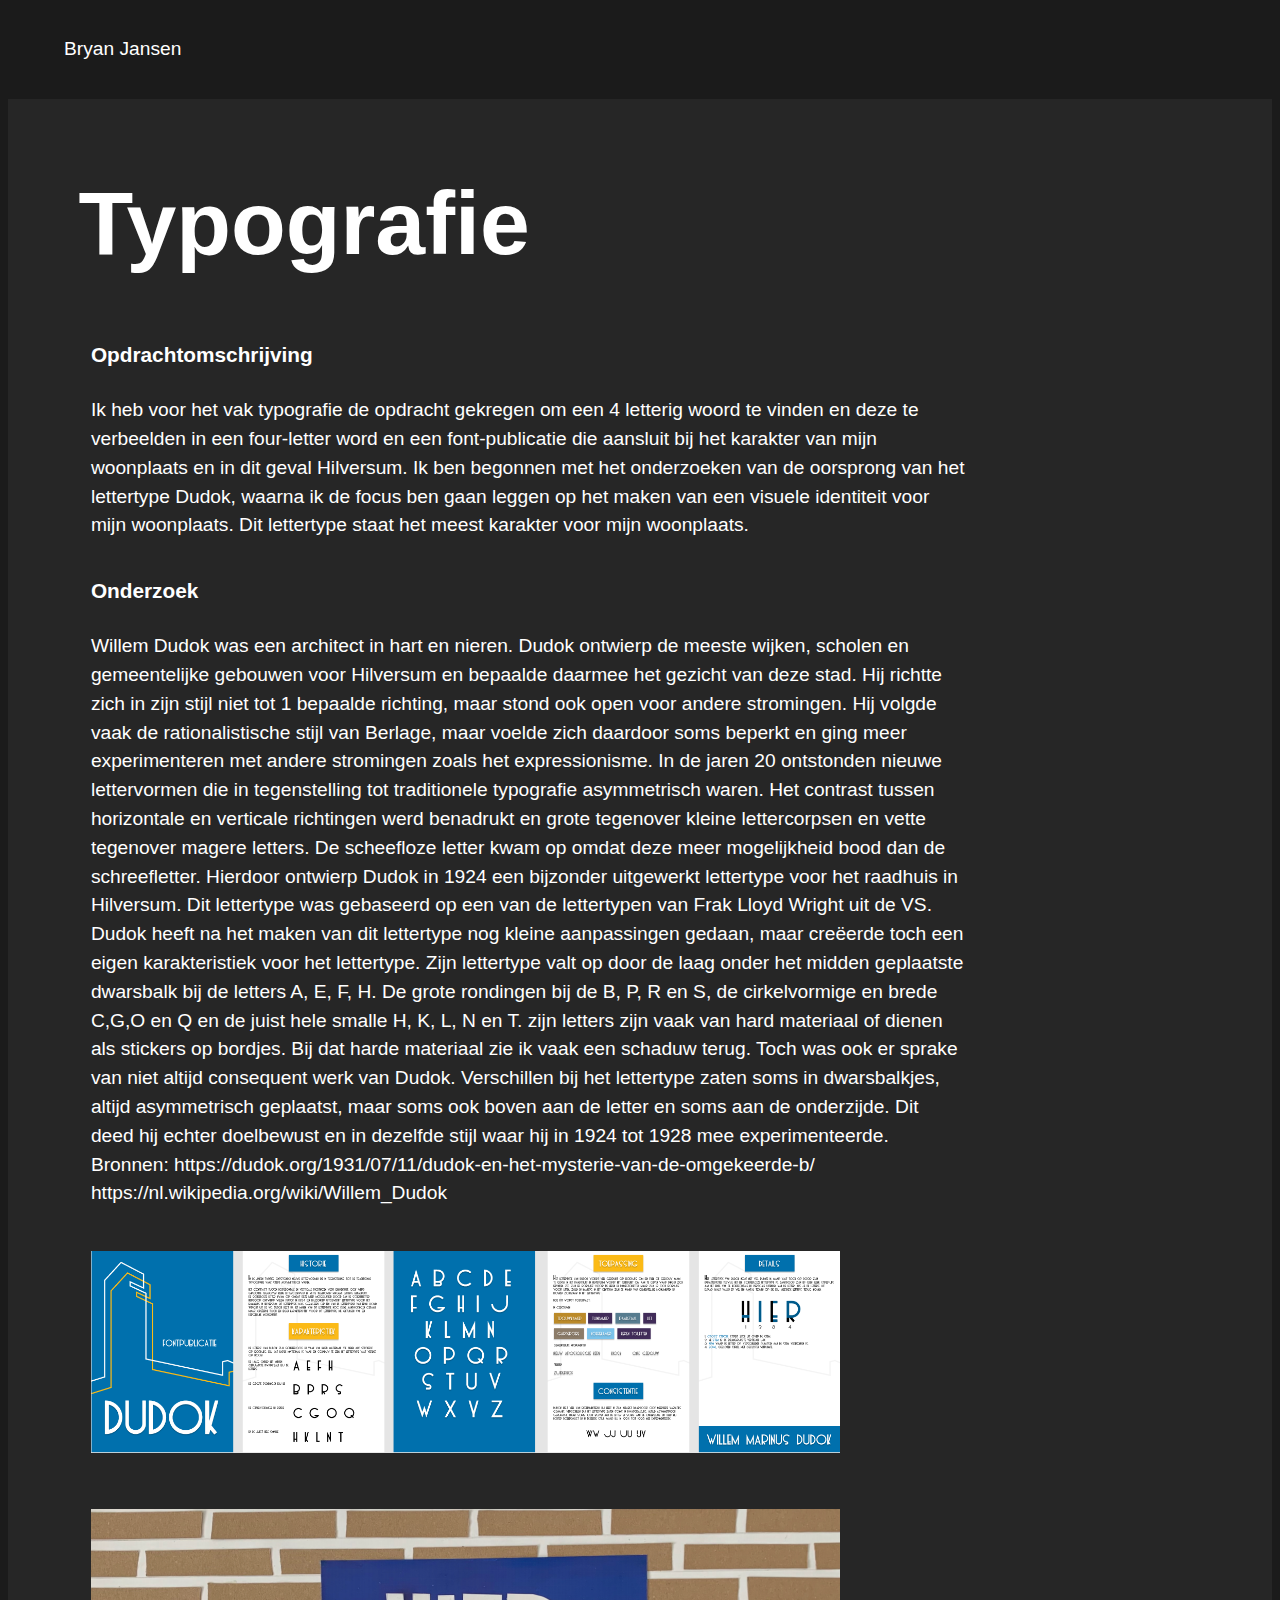
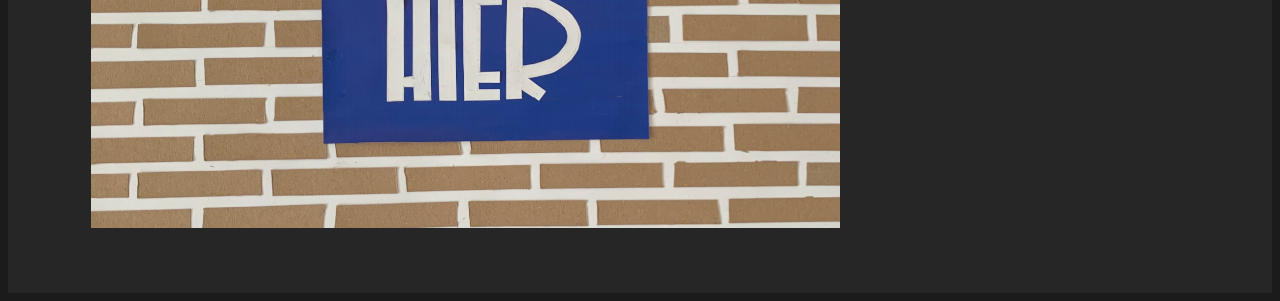
<file: typografie.html>
<!DOCTYPE html>
<html lang="en">

<head>
    <meta charset="UTF-8">
    <meta name="viewport" content="width=device-width, initial-scale=1.0">
    <link rel="stylesheet" type="text/css" href="css/styles.css">
    <title>Typografie</title>
</head>

<body>
    <header>
        <nav>
            <ul>
                <li><a href="index.html">Bryan Jansen</a></li>
            </ul>
        </nav>
    </header>
      <article>
          <h1>Typografie</h1>
         <h2 id="beschrijving">Opdrachtomschrijving</h2>
        <p id="werking">Ik heb voor het vak typografie de opdracht gekregen om een 4 letterig woord te vinden en deze te verbeelden in een four-letter word en een font-publicatie die aansluit bij het karakter van mijn woonplaats en in dit geval Hilversum. Ik ben begonnen met het onderzoeken van de oorsprong van het lettertype Dudok, waarna ik de focus ben gaan leggen op het maken van een visuele identiteit voor mijn woonplaats. Dit lettertype staat het meest karakter voor mijn woonplaats.
</p>
    </article>
      <article>
         <h2 id="beschrijving">Onderzoek</h2>
        <p id="werking">Willem Dudok was een architect in hart en nieren. Dudok ontwierp de meeste wijken, scholen en gemeentelijke gebouwen voor Hilversum en bepaalde daarmee het gezicht van deze stad. Hij richtte zich in zijn stijl niet tot 1 bepaalde richting, maar stond ook open voor andere stromingen. Hij volgde vaak de rationalistische stijl van Berlage, maar voelde zich daardoor soms beperkt en ging meer experimenteren met andere stromingen zoals het expressionisme.

In de jaren 20 ontstonden nieuwe lettervormen die in tegenstelling tot traditionele typografie asymmetrisch waren.
Het contrast tussen horizontale en verticale richtingen werd benadrukt en grote tegenover kleine lettercorpsen en vette tegenover magere letters. De scheefloze letter kwam op omdat deze meer mogelijkheid bood dan de schreefletter. Hierdoor ontwierp Dudok in 1924 een bijzonder uitgewerkt lettertype voor het raadhuis in Hilversum. Dit lettertype was gebaseerd op een van de lettertypen van Frak Lloyd Wright uit de VS. Dudok heeft na het maken van dit lettertype nog kleine aanpassingen gedaan, maar creëerde toch een eigen karakteristiek voor het lettertype.

Zijn lettertype valt op door de laag onder het midden geplaatste dwarsbalk bij de letters A, E, F, H. De grote rondingen bij de B, P, R en S, de cirkelvormige en brede C,G,O en Q en de juist hele smalle H, K, L, N en T. zijn letters zijn vaak van hard materiaal of dienen als stickers op bordjes. Bij dat harde materiaal zie ik vaak een schaduw terug.

Toch was ook er sprake van niet altijd consequent werk van Dudok. Verschillen bij het lettertype zaten soms in dwarsbalkjes, altijd asymmetrisch geplaatst, maar soms ook boven aan de letter en soms aan de onderzijde. Dit deed hij echter doelbewust en in dezelfde stijl waar hij in 1924 tot 1928 mee experimenteerde.
Bronnen:
https://dudok.org/1931/07/11/dudok-en-het-mysterie-van-de-omgekeerde-b/
https://nl.wikipedia.org/wiki/Willem_Dudok
</p>
     <br />
      <img src="img/font-publicatie.png" class="anytime">
     <img src="img/typografie-2.png" class="anytime">
    </article>
    
</body>

</html>
</file>
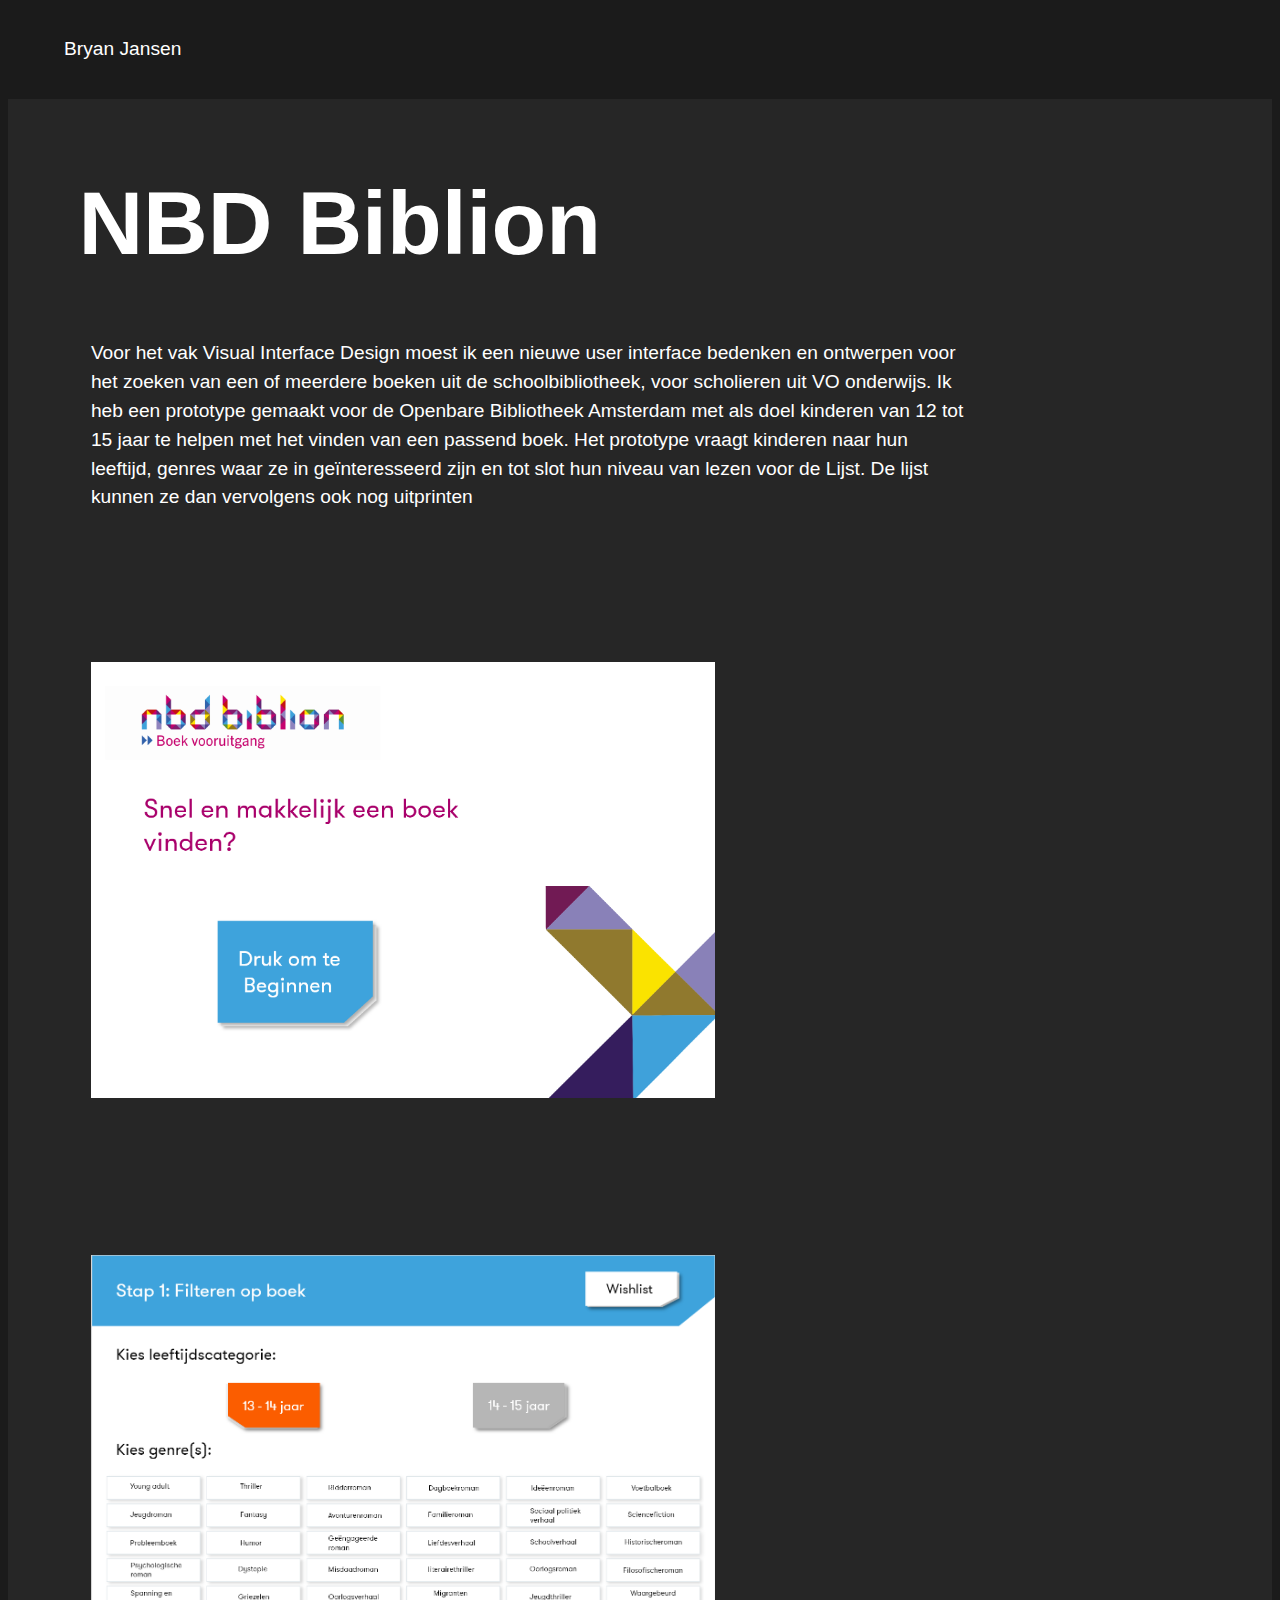
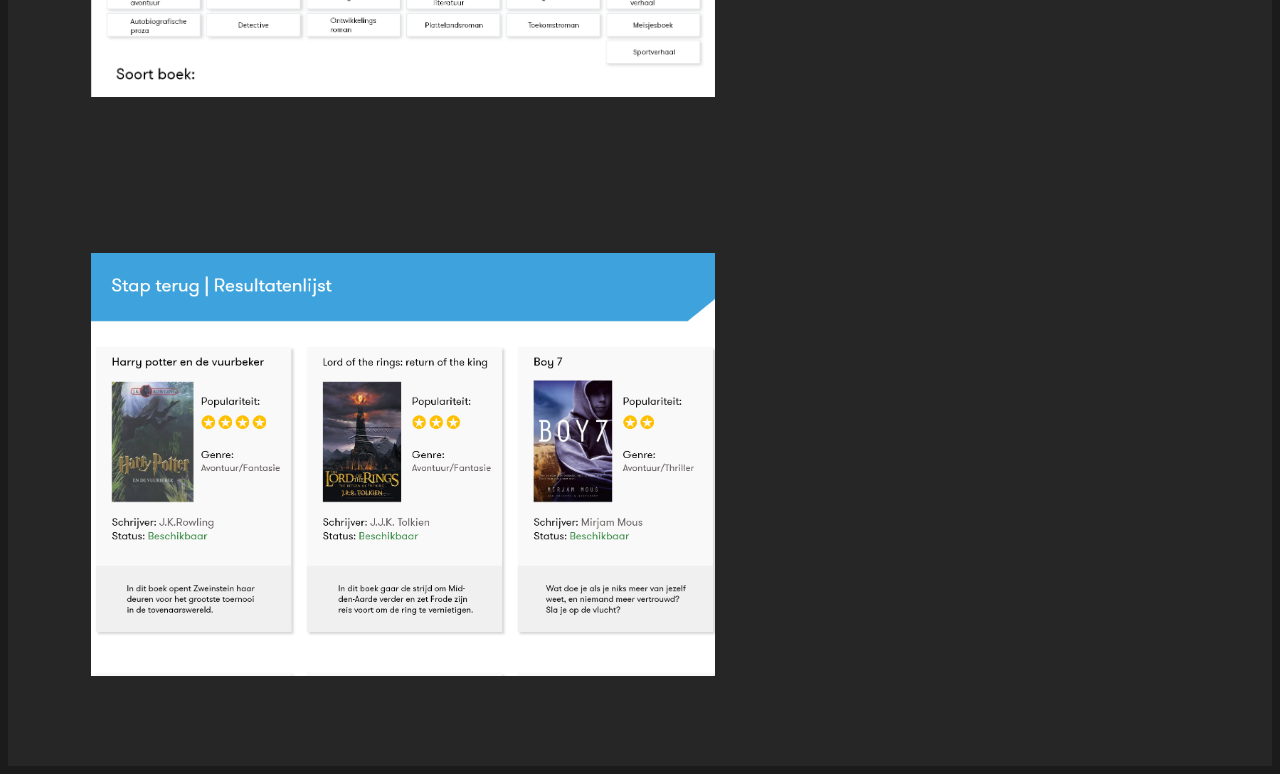
<file: vid.html>
<!DOCTYPE html>
<html lang="en">

<head>
    <meta charset="UTF-8">
    <meta name="viewport" content="width=device-width, initial-scale=1.0">
    <link rel="stylesheet" type="text/css" href="css/styles.css">
    <title>NBD Biblion</title>
</head>

<body>
    <header>
        <nav>
            <ul>
                <li><a href="index.html">Bryan Jansen</a></li>
            </ul>
        </nav>
    </header>

    <article>
        <h1>NBD Biblion</h1>
        <p id="about">Voor het vak Visual Interface Design moest ik een nieuwe user interface bedenken en ontwerpen voor het zoeken van een of meerdere boeken uit de schoolbibliotheek, voor scholieren uit VO onderwijs. Ik heb een prototype gemaakt voor de Openbare Bibliotheek Amsterdam met als doel kinderen van 12 tot 15 jaar te helpen met het vinden van een passend boek. Het prototype vraagt kinderen naar hun leeftijd, genres waar ze in geïnteresseerd zijn en tot slot hun niveau van lezen voor de Lijst. De lijst kunnen ze dan vervolgens ook nog uitprinten</p>
          <img src="img/beginscherm.png" class="NBD" alt="Schermen uit de applicatie"> 
          <img src="img/filterscherm2.png" class="NBD" alt="Filterscherm afbeelding">
          <img src="img/resultatenlijst.png" class="NBD" alt="Schermen uit de applicatie"> 
    
    </article>
    
</body>

</html>
</file>
<file: css/styles.css>
@import url('https://rsms.me/inter/inter.css');

html {
  font-family: 'Inter', sans-serif;
    color: white;
    background-color: #1b1b1b;
    line-height: 1.5;
}

nav {

    font-size: 1.2rem;
    list-style: none;
    flex-wrap: wrap;
    background-color: #1b1b1b;
    transition: 2s;
}

nav ul {
    display: flex;
    justify-content: flex-end;
    list-style-type: none;
}

nav li {
    text-decoration: none;
    margin: 1rem;
}

nav li:first-child {
    flex-grow: 1;
}

nav a {
    color: white;
    text-decoration: none;
}

nav a:hover {
    color: lightgray;
}

main {
    /* maak van main een grid container */
    display: grid;
    grid-template-columns: repeat(auto-fill, minmax(400px, 1fr));
    grid-gap: 2em;
}

h1 {
    grid-column: 1 / -1;
    font-size: 7vw;
    line-height: 1.2;
    font-weight: bold;
    transition: 2s;
    margin: 5%;
}

article {
    background-color: #262626;
    padding: .5rem;
}

article:first-of-type {
    /*   grid-column: 2 / 4; */
    background-color: #262626;
    /*   grid-row: 2 / 4; */
}

h2 {
    margin: 0 0 1.6rem;
    font-size: 1.3rem;
}

p {
    font-family: sans-serif;
    font-weight: lighter;
    grid-column: 1 / -1;

}

img {
    width: 100%;
}

#about {
    font-size: 1.2rem;
    margin-left: 6%;
    margin-bottom: 6%;
    width: 70%;
    display: block;
}


footer {
    width: 100%;

}

footer p {
    margin-left: 6%;
    margin-top: 4%;
    font-size: 30px;
    font-weight: bold;
}


form {
    width: 30%;
    margin-left: 6%;
}

label {
    font-size: 20px;
    font-weight: bold;


}

input {
    width: 400px;
    margin-bottom: 2%;
    border: 1px solid white;
    background-color: #1b1b1b;
    padding: .5rem;
    color: white;
    height: 25px;
}

select {
    padding: .5rem;
    background-color: #1b1b1b;
    border: 1px solid white;
    color: white;
    margin-top: 20px;
}

#button {
    background-color: white;
    color: black;
    width: 200px;
    font-size: 18px;
    border: 1px solid black;
    margin-top: 20px;
    transition: .6s;
    overflow: hidden;
    height: 40px;
    border-radius: 5px;
}

#button:focus {
    outline: none;
}

#button:hover {
    background: orange;
    cursor: pointer;
}

.nextime {
    width: 50%;
    margin: 6%;
}

.NBD {
    width: 50%;
    margin: 6%;
}

.HCI {
    width: 50%;
    margin: 6%;
}

.anytime{
    width: 60%;
    margin-left: 6%;
    margin-bottom: 4%;
}

#werking {
    font-size: 1.2rem;
    margin-left: 6%;
    width: 70%;
}

#beschrijving {
    margin-left: 6%;
}

#uitleg{
    margin-left: 6%;
}

#beschrijving2{
    font-size: 20px;
    margin-left: 6%;
    width: 70%;
}

video{
    width: 400px;
    margin: 6%;
}

.button {
    margin: 5px;
    width: 150px;
    height: 50px;
    font-size: 13px;
    border: 1px solid white;
    margin-left: 6%;

}

.button.delete {
    background-color: darkseagreen;
    color: white;
    border: none;

}

.buttons {
    display: block;
}

#ballen {
    display: block;
}

#ballen2 {
    display: block;
}

.kerstboom {
    position: absolute;
    margin-left: 7%;
    width: 300px;
    margin-top: 7%;
}

.ballen {
    position: absolute;
    left: 10%;
    display: none;
    width: 200px;
    margin-top: 9%;
}

.ballen.zichtbaarheid {
    display: block;
}

#decoreren {
    height: 650px;
    background-color: #262626;
}
</file>
